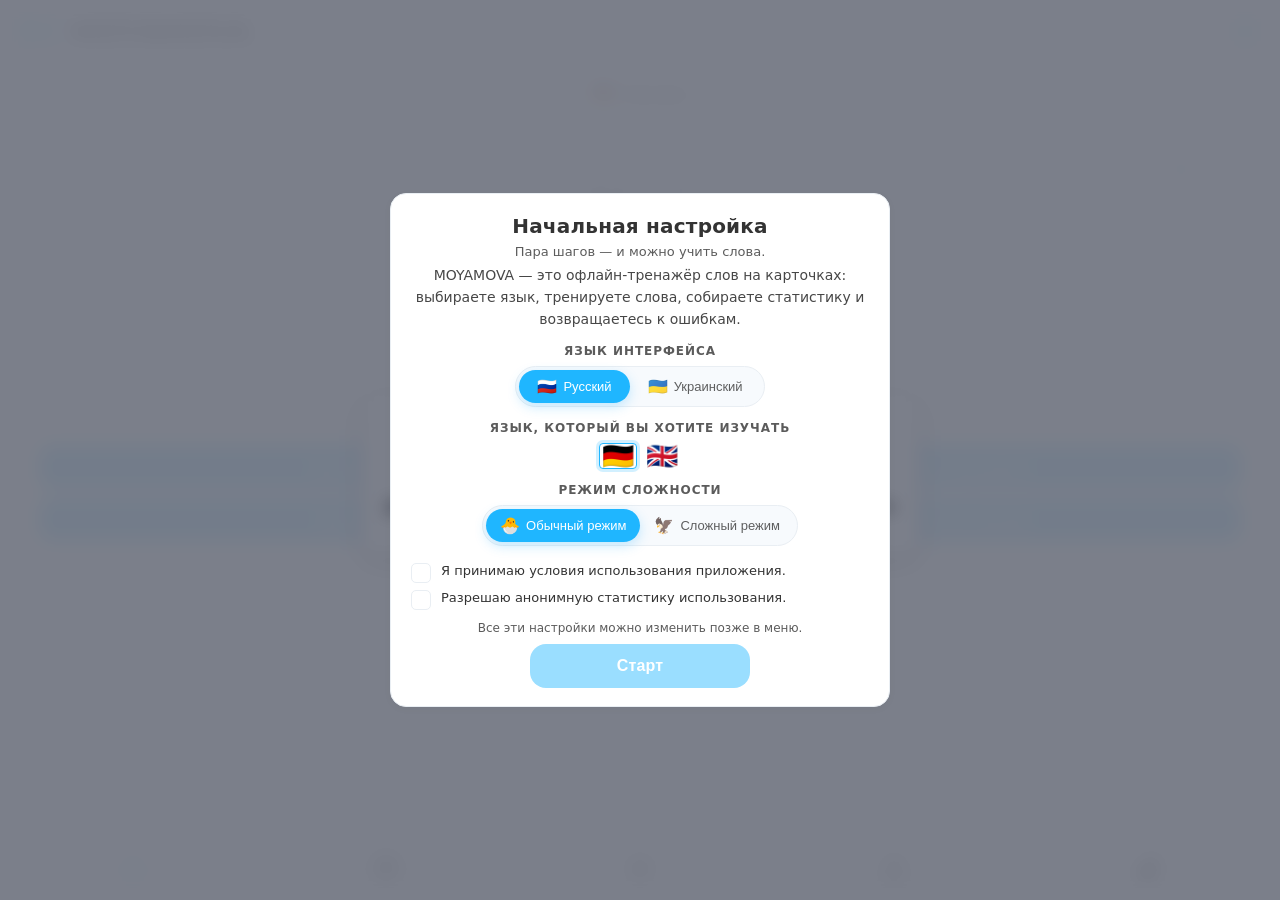
<file: index.html>
<!-- ==========================================================
     Проект: MOYAMOVA
     Файл: index.html
     Назначение: Основной HTML-шаблон приложения
     Версия: 1.0
     Обновлено: 2025-11-17
     ========================================================== -->
<!doctype html>
<html lang="ru">
<head>
  <meta charset="utf-8">
  <meta name="viewport" content="width=device-width,initial-scale=1,viewport-fit=cover">
  <meta name="color-scheme" content="light dark">
  <title>MOYAMOVA — офлайн-тренажёр языков на карточках</title>
  <meta name="description" content="Изучайте языки с карточками слов: работает офлайн без интернета, без рекламы и подписок. Немецкий, английский, французский, сербский. Прогресс, статистика, экспорт.">
  <meta name="robots" content="index,follow">
  <meta name="theme-color" content="#ffffff">

  <link href="https://fonts.googleapis.com/css2?family=Montserrat:wght@600;700&display=swap" rel="stylesheet">
  <link rel="stylesheet" href="./css/theme.light.css">
  <link rel="stylesheet" href="./css/theme.dark.css">
  <link rel="stylesheet" href="./css/view.stats.css">
   <link rel="stylesheet" href="./css/ui.setup.modal.css">
  
  <link rel="manifest" href="./manifest.webmanifest">
  <meta name="apple-mobile-web-app-capable" content="yes">
  <meta name="apple-mobile-web-app-status-bar-style" content="black-translucent">

  <!-- Иконки -->
  <link rel="icon" type="image/png" sizes="192x192" href="./img/android-chrome-192x192.png">
  <link rel="icon" type="image/png" sizes="512x512" href="./img/android-chrome-512x512.png">
  <link rel="icon" type="image/png" sizes="120x120" href="./img/apple-touch-icon-120x120.png">
  <link rel="icon" type="image/png" sizes="152x152" href="./img/apple-touch-icon-152x152.png">
  <link rel="icon" type="image/png" sizes="180x180" href="./img/apple-touch-icon-180x180.png">
  <link rel="icon" type="image/png" sizes="76x76" href="./img/apple-touch-icon-76x76.png">
  <link rel="icon" href="./img/favicon.ico">
  <link rel="icon" type="image/png" sizes="128x128" href="./img/logo_128.png">
  <link rel="icon" type="image/png" sizes="32x32" href="./img/logo_32.png">
  <link rel="icon" type="image/png" sizes="512x512" href="./img/logo_512.png">
  <link rel="icon" type="image/png" sizes="64x64" href="./img/logo_64.png">
  <link rel="apple-touch-icon" sizes="120x120" href="./img/apple-touch-icon-120x120.png">
  <link rel="apple-touch-icon" sizes="152x152" href="./img/apple-touch-icon-152x152.png">
  <link rel="apple-touch-icon" sizes="180x180" href="./img/apple-touch-icon-180x180.png">
  <link rel="apple-touch-icon" sizes="128x128" href="./img/logo_128.png">
  <link rel="apple-touch-icon" sizes="512x512" href="./img/logo_512.png">

  <!-- SEO / соцсети -->
  <link rel="canonical" href="https://moyamova.online/">
  <meta property="og:type" content="website">
  <meta property="og:site_name" content="MOYAMOVA">
  <meta property="og:title" content="MOYAMOVA — офлайн-тренажёр языков на карточках">
  <meta property="og:description" content="Изучайте языки с карточками слов: работает офлайн без интернета, без рекламы и подписок. Немецкий, английский, французский, сербский. Прогресс, статистика, экспорт.">
  <meta property="og:locale" content="ru_RU">
  <meta property="og:url" content="https://moyamova.online/">
  <meta property="og:image" content="https://moyamova.online/img/android-chrome-512x512.png">
  <meta name="twitter:card" content="summary_large_image">
  <meta name="twitter:title" content="MOYAMOVA — офлайн-тренажёр языков на карточках">
  <meta name="twitter:description" content="Изучайте языки с карточками слов: работает офлайн без интернета, без рекламы и подписок. Немецкий, английский, французский, сербский. Прогресс, статистика, экспорт.">
  <meta name="twitter:image" content="https://moyamova.online/img/android-chrome-512x512.png">

  <meta name="apple-mobile-web-app-title" content="MOYAMOVA">

  <!-- Schema.org -->
  <script type="application/ld+json">
  {
    "@context": "https://schema.org",
    "@type": "SoftwareApplication",
    "name": "MOYAMOVA",
    "applicationCategory": "EducationalApplication",
    "operatingSystem": "Web",
    "isAccessibleForFree": true,
    "offers": {
      "@type": "Offer",
      "price": "0",
      "priceCurrency": "CHF"
    },
    "url": "https://moyamova.online/",
    "inLanguage": ["ru", "uk", "de", "en", "fr", "sr"],
    "description": "Изучайте языки с карточками слов: работает офлайн без интернета, без рекламы и подписок. Немецкий, английский, французский, сербский. Прогресс, статистика, экспорт.",
    "publisher": {
      "@type": "Organization",
      "name": "MOYAMOVA"
    }
  }
  </script>

  <!-- Smooth reload helper: prevents white flash during SW upgrade -->
  <script>
  (function(){
    try {
      if (sessionStorage.getItem('moya_upgrading') === '1') {
        var dark = (window.matchMedia && matchMedia('(prefers-color-scheme: dark)').matches);
        var bg = dark ? '#0c1016' : '#ffffff';
        var st = document.createElement('style');
        st.textContent = 'body{background:'+bg+'} body{opacity:0;transition:opacity .18s ease}';
        document.head.appendChild(st);
        window.addEventListener('load', function(){
          sessionStorage.removeItem('moya_upgrading');
          requestAnimationFrame(function(){ document.body.style.opacity='1'; });
        });
      }
    } catch(e){}
  })();
  </script>
</head>
<body>

  <!-- Минимальный корневой контейнер. Весь shell рисуем из JS -->
  <div id="moya-shell-root"></div>

  <!-- === SHELL (верстка + логика) === -->
  <script src="./js/app.shell.view.js" defer></script>
  <script src="./js/app.shell.logic.js" defer></script>

  <!-- === CORE + I18N === -->
  <script src="./js/app.core.js" defer></script>
  <script src="./js/i18n.js" defer></script>

  <!-- === РЕЕСТР СЛОВАРЕЙ (ДОЛЖЕН БЫТЬ ДО deck.*.js) === -->
  <script src="./js/dicts.js" defer></script>

  <!-- === ДАННЫЕ СЛОВАРЕЙ === -->
  <script src="./js/deck.de.js" defer></script>
  <script src="./js/deck.en.js" defer></script>
  
  <!--<script src="./js/deck.fr.js" defer></script>
  <script src="./js/deck.sr.js" defer></script>
  <script src="./js/deck.es.js" defer></script>

  <!-- === ЛОГИКА (ядро) === -->
  <script src="./js/app.decks.js" defer></script>
  <script src="./js/app.trainer.js" defer></script>
  <script src="./js/app.favorites.js" defer></script>
  <script src="./js/app.mistakes.js" defer></script>

  <!-- === Мост виртуальных словарей (ошибки / избранное) === -->
  <script src="./js/app.decks.bridge.js" defer></script>

  <!-- === UI надстройки === -->
  <script src="./js/ui.bus.js" defer></script>
  <script src="./js/ui.setup.modal.js" defer></script>
  <script src="./js/ui.stats.core.js" defer></script>
  <script src="./js/ui.lifecycle.js" defer></script>
  <script src="./js/ui.options.safe.js" defer></script>
  <script src="./js/ui.sets.done.js" defer></script>
  <script src="./js/ui.progress.scope.js" defer></script>
  <script src="./js/ui.state.js" defer></script>

  <!-- === Экраны === -->
  <script src="./js/view.dicts.js" defer></script>
  <script src="./js/view.mistakes.js" defer></script>
  <script src="./js/view.favorites.js" defer></script>
  <script src="./js/view.stats.js" defer></script>
  <script src="./js/view.guide.js" defer></script>

  <!-- === ГЛАВНАЯ / роутер === -->
  <script src="./js/app.backup.js" defer></script>
  <script src="./js/home.js" defer></script>

  <!-- свайпы между экранами -->
  <script src="./js/ui.swipe.js" defer></script>

  <!-- === МОДУЛИ === -->
  <script type="module" src="./js/legal.js"></script>

  <script src="./js/theme.js" defer></script>
  <script src="./js/updates.js" defer></script>
  <script src="./js/ga.consent.js" defer></script>
</body>
</html>
<!-- ========================= Конец файла: index.html ========================= -->
</file>
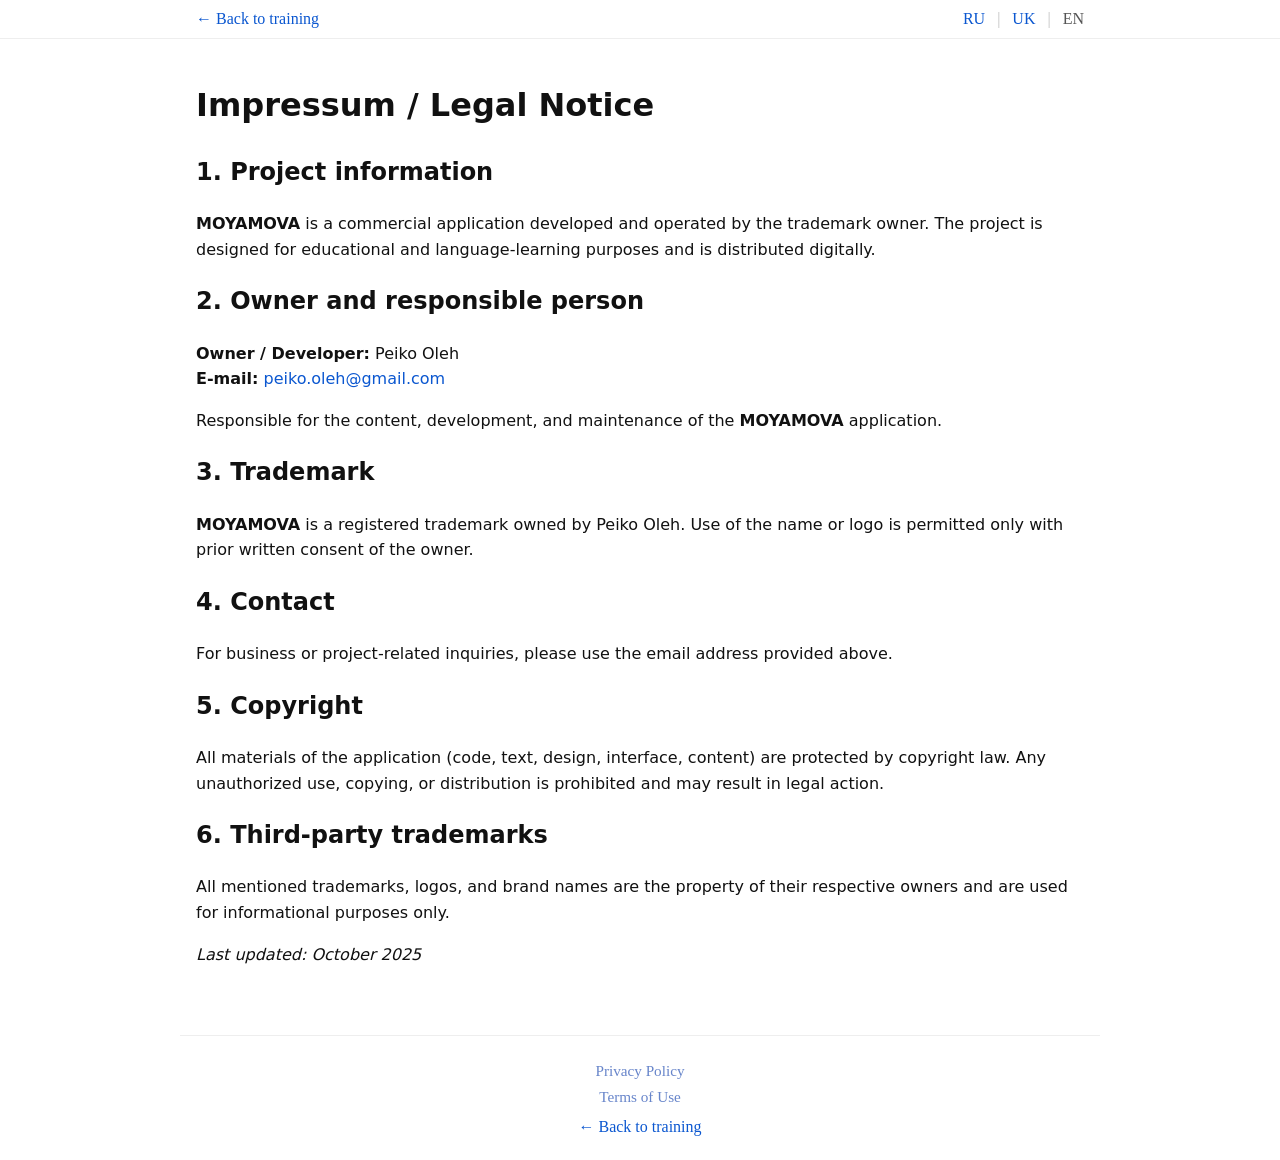
<file: legal/impressum.en.html>
<!-- ==========================================================
     Проект: MOYAMOVA
     Файл: impressum.en.html
     Назначение: Юридическая информация (impressum, английский)
     Версия: 1.0
     Обновлено: 2025-11-17
     ========================================================== -->
<!doctype html>
<html lang="en">
<head>
  <meta charset="utf-8">
  <meta name="viewport" content="width=device-width, initial-scale=1">
  <title>Impressum / Legal Notice</title>
</head>
<body>

<style>
html,body{background:#fff;color:#111;margin:0;padding:0}
*{box-sizing:border-box}
main{padding:20px 16px 24px;max-width:920px;margin:0 auto;font:16px/1.6 system-ui,-apple-system,Segoe UI,Roboto,Inter,Arial,sans-serif;color:#111}
h1,h2{color:#111}
/* top bar */
.topbar{position:sticky;top:0;z-index:5;background:#fff;border-bottom:1px solid #eee}
.topbar .wrap{max-width:920px;margin:0 auto;display:flex;align-items:center;justify-content:space-between;padding:10px 16px}
a{color:#0b57d0;text-decoration:none}
a:hover{text-decoration:underline}
.lang{color:#555}
.lang .sep{margin:0 8px;color:#c0c0c0}
/* bottom block with divider */
.bottomnav{max-width:920px;margin:28px auto 24px;padding:16px 16px 0;text-align:center;border-top:1px solid #eee}
.bottomnav .links{display:flex;flex-direction:column;gap:8px;align-items:center;justify-content:center;margin-top:10px}
.bottomnav .links a{color:#5778c5;text-decoration:none;font-size:0.95rem;opacity:0.9}
.bottomnav .links a:hover{opacity:1;text-decoration:underline}
.bottom-back{margin:12px 0 0;font-size:1rem}
</style>

<div class="topbar">
  <div class="wrap">
    <a href="./">← Back to training</a>
    <div class="lang"><a href="impressum.ru.html">RU</a> <span class="sep">|</span> <a href="impressum.uk.html">UK</a> <span class="sep">|</span> <span>EN</span></div>
  </div>
</div>

  <main>
    <h1>Impressum / Legal Notice</h1>

    <h2>1. Project information</h2>
    <p><strong>MOYAMOVA</strong> is a commercial application developed and operated by the trademark owner. The project is designed for educational and language-learning purposes and is distributed digitally.</p>

    <h2>2. Owner and responsible person</h2>
    <p><strong>Owner / Developer:</strong> Peiko Oleh<br>
    <strong>E-mail:</strong> <a href="mailto:peiko.oleh@gmail.com">peiko.oleh@gmail.com</a></p>
    <p>Responsible for the content, development, and maintenance of the <strong>MOYAMOVA</strong> application.</p>

    <h2>3. Trademark</h2>
    <p><strong>MOYAMOVA</strong> is a registered trademark owned by Peiko Oleh. Use of the name or logo is permitted only with prior written consent of the owner.</p>

    <h2>4. Contact</h2>
    <p>For business or project-related inquiries, please use the email address provided above.</p>

    <h2>5. Copyright</h2>
    <p>All materials of the application (code, text, design, interface, content) are protected by copyright law. Any unauthorized use, copying, or distribution is prohibited and may result in legal action.</p>

    <h2>6. Third-party trademarks</h2>
    <p>All mentioned trademarks, logos, and brand names are the property of their respective owners and are used for informational purposes only.</p>

    <p><em>Last updated: October 2025</em></p>
  </main>

<div class="bottomnav">
  <div class="links">
    <a href="privacy.en.html">Privacy Policy</a>
<a href="terms.en.html">Terms of Use</a>
  </div>
  <div class="bottom-back"><a href="./">← Back to training</a></div>
</div>
</body>
</html>
<!-- ========================= Конец файла: impressum.en.html ========================= -->
</file>
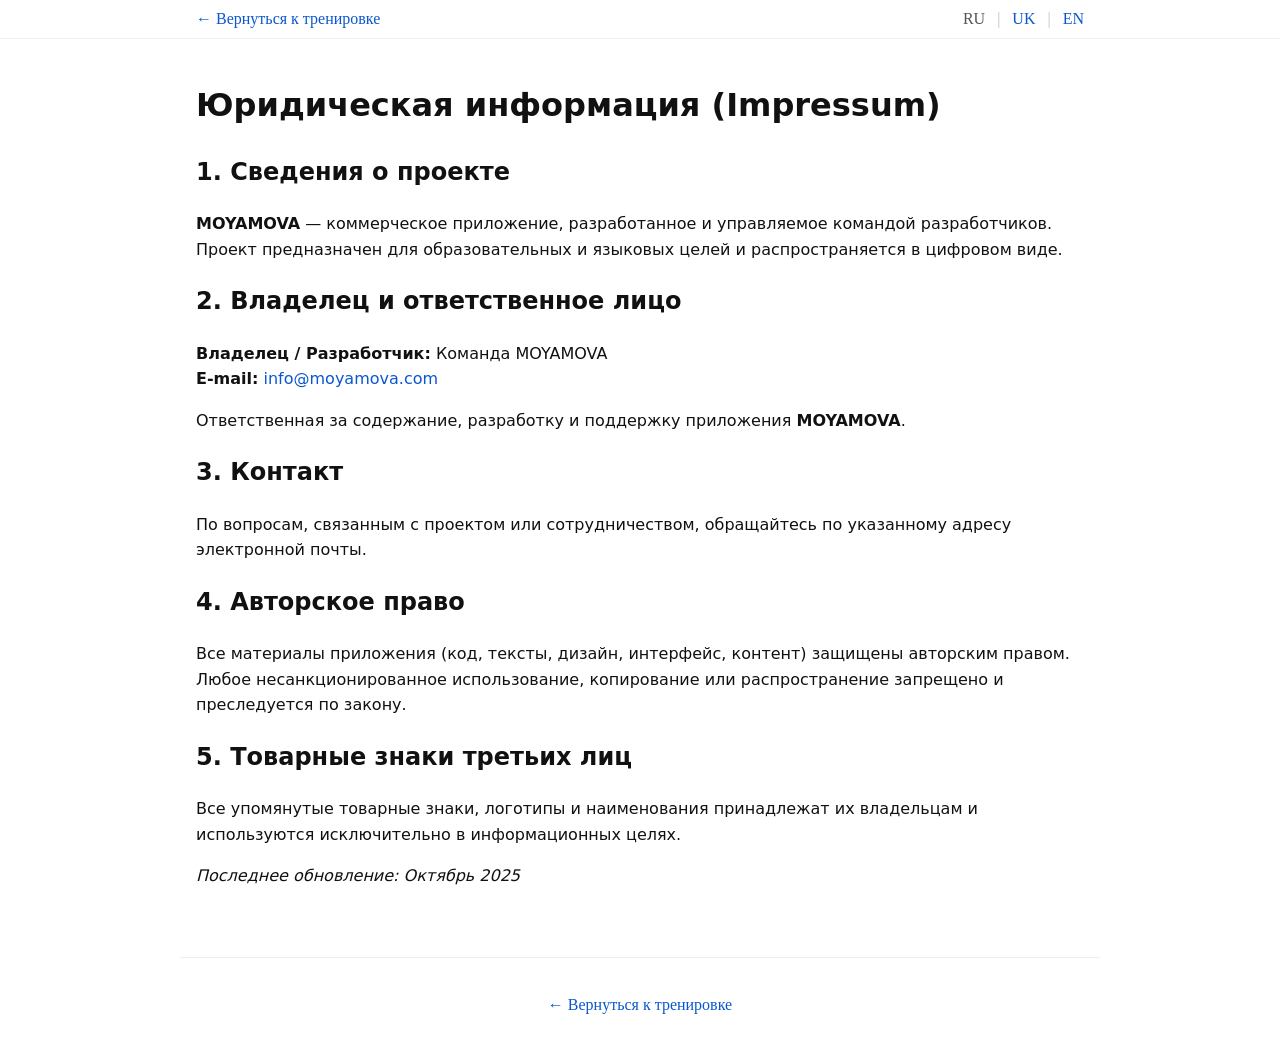
<file: legal/impressum.ru.html>
<!-- ==========================================================
     Проект: MOYAMOVA
     Файл: impressum.ru.html
     Назначение: Юридическая информация (impressum, русский)
     Версия: 1.0
     Обновлено: 2025-11-17
     ========================================================== -->
<!doctype html>
<html lang="ru">
<head>
  <meta charset="utf-8">
  <meta name="viewport" content="width=device-width, initial-scale=1">
  <title>Юридическая информация (Impressum)</title>
</head>
<body>

<style>
html,body{background:#fff;color:#111;margin:0;padding:0}
*{box-sizing:border-box}
main{padding:20px 16px 24px;max-width:920px;margin:0 auto;font:16px/1.6 system-ui,-apple-system,Segoe UI,Roboto,Inter,Arial,sans-serif;color:#111}
h1,h2{color:#111}
.topbar{position:sticky;top:0;z-index:5;background:#fff;border-bottom:1px solid #eee}
.topbar .wrap{max-width:920px;margin:0 auto;display:flex;align-items:center;justify-content:space-between;padding:10px 16px}
a{color:#0b57d0;text-decoration:none}
a:hover{text-decoration:underline}
.lang{color:#555}
.lang .sep{margin:0 8px;color:#c0c0c0}
.bottomnav{max-width:920px;margin:28px auto 24px;padding:16px 16px 0;text-align:center;border-top:1px solid #eee}
.bottomnav .links{display:flex;flex-direction:column;gap:8px;align-items:center;justify-content:center;margin-top:10px}
.bottomnav .links a{color:#5778c5;text-decoration:none;font-size:0.95rem;opacity:0.9}
.bottomnav .links a:hover{opacity:1;text-decoration:underline}
.bottom-back{margin:12px 0 0;font-size:1rem}
</style>

<div class="topbar">
  <div class="wrap">
    <a href="./">← Вернуться к тренировке</a>
    <div class="lang"><span>RU</span> <span class="sep">|</span> <a href="impressum.uk.html">UK</a> <span class="sep">|</span> <a href="impressum.en.html">EN</a></div>
  </div>
</div>

  <main>
    <h1>Юридическая информация (Impressum)</h1>

    <h2>1. Сведения о проекте</h2>
    <p><strong>MOYAMOVA</strong> — коммерческое приложение, разработанное и управляемое командой разработчиков. Проект предназначен для образовательных и языковых целей и распространяется в цифровом виде.</p>

    <h2>2. Владелец и ответственное лицо</h2>
    <p><strong>Владелец / Разработчик:</strong> Команда MOYAMOVA<br>
    <strong>E-mail:</strong> <a href="mailto:info@moyamova.com">info@moyamova.com</a></p>
    <p>Ответственная за содержание, разработку и поддержку приложения <strong>MOYAMOVA</strong>.</p>

    <h2>3. Контакт</h2>
    <p>По вопросам, связанным с проектом или сотрудничеством, обращайтесь по указанному адресу электронной почты.</p>

    <h2>4. Авторское право</h2>
    <p>Все материалы приложения (код, тексты, дизайн, интерфейс, контент) защищены авторским правом. Любое несанкционированное использование, копирование или распространение запрещено и преследуется по закону.</p>

    <h2>5. Товарные знаки третьих лиц</h2>
    <p>Все упомянутые товарные знаки, логотипы и наименования принадлежат их владельцам и используются исключительно в информационных целях.</p>

    <p><em>Последнее обновление: Октябрь 2025</em></p>
  </main>

<div class="bottomnav">
  <div class="links">
    </div>
  <div class="bottom-back"><a href="./">← Вернуться к тренировке</a></div>
</div>
</body>
</html>
<!-- ========================= Конец файла: impressum.ru.html ========================= -->
</file>
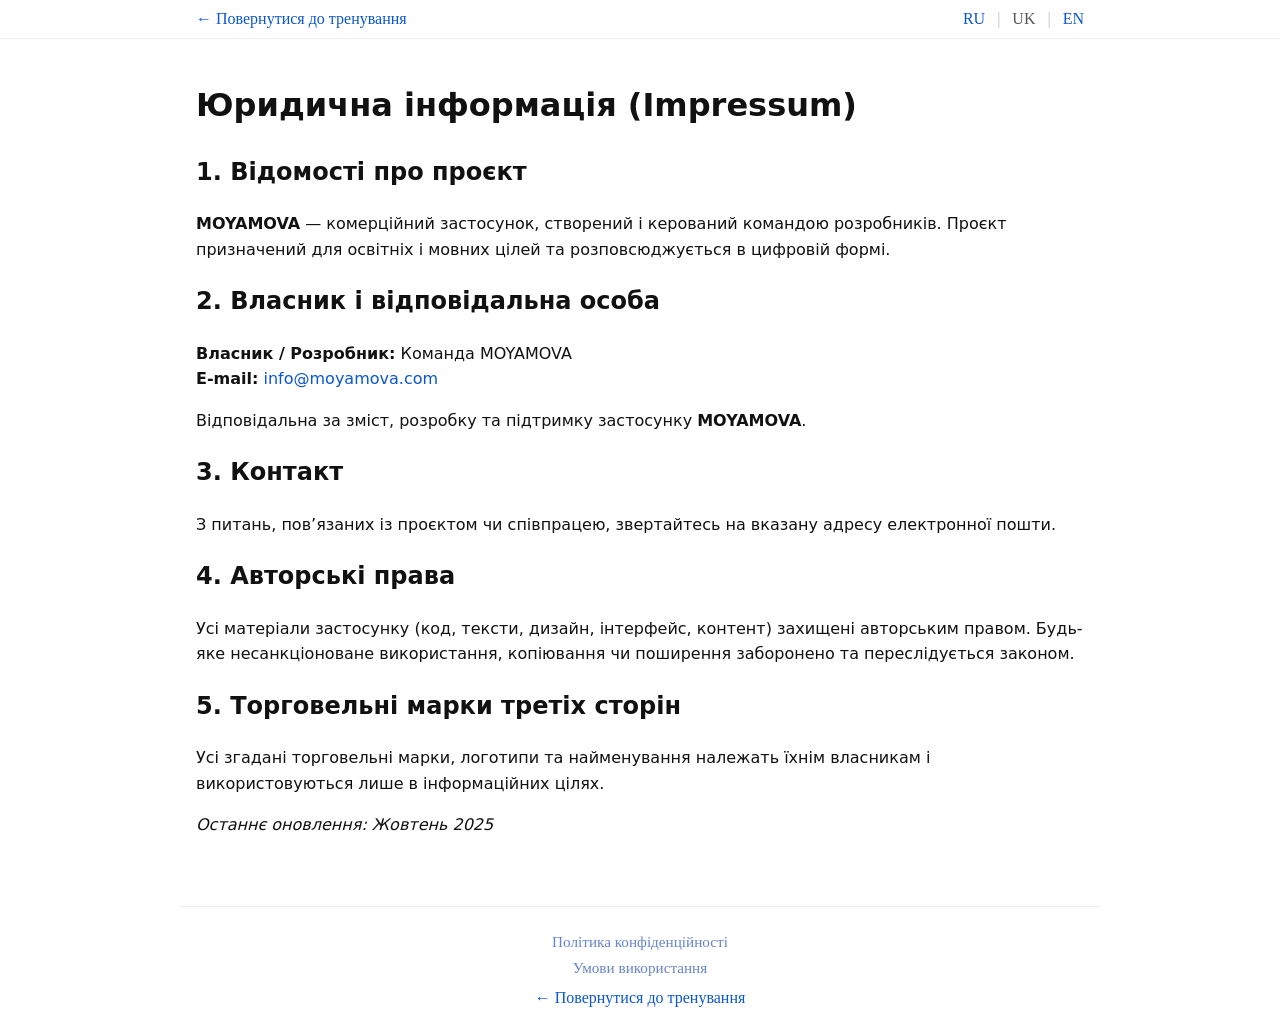
<file: legal/impressum.uk.html>
<!-- ==========================================================
     Проект: MOYAMOVA
     Файл: impressum.uk.html
     Назначение: Юридическая информация (impressum, украинский)
     Версия: 1.0
     Обновлено: 2025-11-17
     ========================================================== -->
<!doctype html>
<html lang="uk">
<head>
  <meta charset="utf-8">
  <meta name="viewport" content="width=device-width, initial-scale=1">
  <title>Юридична інформація (Impressum)</title>
</head>
<body>

<style>
html,body{background:#fff;color:#111;margin:0;padding:0}
*{box-sizing:border-box}
main{padding:20px 16px 24px;max-width:920px;margin:0 auto;font:16px/1.6 system-ui,-apple-system,Segoe UI,Roboto,Inter,Arial,sans-serif;color:#111}
h1,h2{color:#111}
.topbar{position:sticky;top:0;z-index:5;background:#fff;border-bottom:1px solid #eee}
.topbar .wrap{max-width:920px;margin:0 auto;display:flex;align-items:center;justify-content:space-between;padding:10px 16px}
a{color:#0b57d0;text-decoration:none}
a:hover{text-decoration:underline}
.lang{color:#555}
.lang .sep{margin:0 8px;color:#c0c0c0}
.bottomnav{max-width:920px;margin:28px auto 24px;padding:16px 16px 0;text-align:center;border-top:1px solid #eee}
.bottomnav .links{display:flex;flex-direction:column;gap:8px;align-items:center;justify-content:center;margin-top:10px}
.bottomnav .links a{color:#5778c5;text-decoration:none;font-size:0.95rem;opacity:0.9}
.bottomnav .links a:hover{opacity:1;text-decoration:underline}
.bottom-back{margin:12px 0 0;font-size:1rem}
</style>

<div class="topbar">
  <div class="wrap">
    <a href="./">← Повернутися до тренування</a>
    <div class="lang"><a href="impressum.ru.html">RU</a> <span class="sep">|</span> <span>UK</span> <span class="sep">|</span> <a href="impressum.en.html">EN</a></div>
  </div>
</div>

  <main>
    <h1>Юридична інформація (Impressum)</h1>

    <h2>1. Відомості про проєкт</h2>
    <p><strong>MOYAMOVA</strong> — комерційний застосунок, створений і керований командою розробників. Проєкт призначений для освітніх і мовних цілей та розповсюджується в цифровій формі.</p>

    <h2>2. Власник і відповідальна особа</h2>
    <p><strong>Власник / Розробник:</strong> Команда MOYAMOVA<br>
    <strong>E-mail:</strong> <a href="mailto:info@moyamova.com">info@moyamova.com</a></p>
    <p>Відповідальна за зміст, розробку та підтримку застосунку <strong>MOYAMOVA</strong>.</p>

    <h2>3. Контакт</h2>
    <p>З питань, пов’язаних із проєктом чи співпрацею, звертайтесь на вказану адресу електронної пошти.</p>

    <h2>4. Авторські права</h2>
    <p>Усі матеріали застосунку (код, тексти, дизайн, інтерфейс, контент) захищені авторським правом. Будь-яке несанкціоноване використання, копіювання чи поширення заборонено та переслідується законом.</p>

    <h2>5. Торговельні марки третіх сторін</h2>
    <p>Усі згадані торговельні марки, логотипи та найменування належать їхнім власникам і використовуються лише в інформаційних цілях.</p>

    <p><em>Останнє оновлення: Жовтень 2025</em></p>
  </main>

<div class="bottomnav">
  <div class="links">
    <a href="privacy.uk.html">Політика конфіденційності</a>
    <a href="terms.uk.html">Умови використання</a>
  </div>
  <div class="bottom-back"><a href="./">← Повернутися до тренування</a></div>
</div>
</body>
</html>
<!-- ========================= Конец файла: impressum.uk.html ========================= -->
</file>
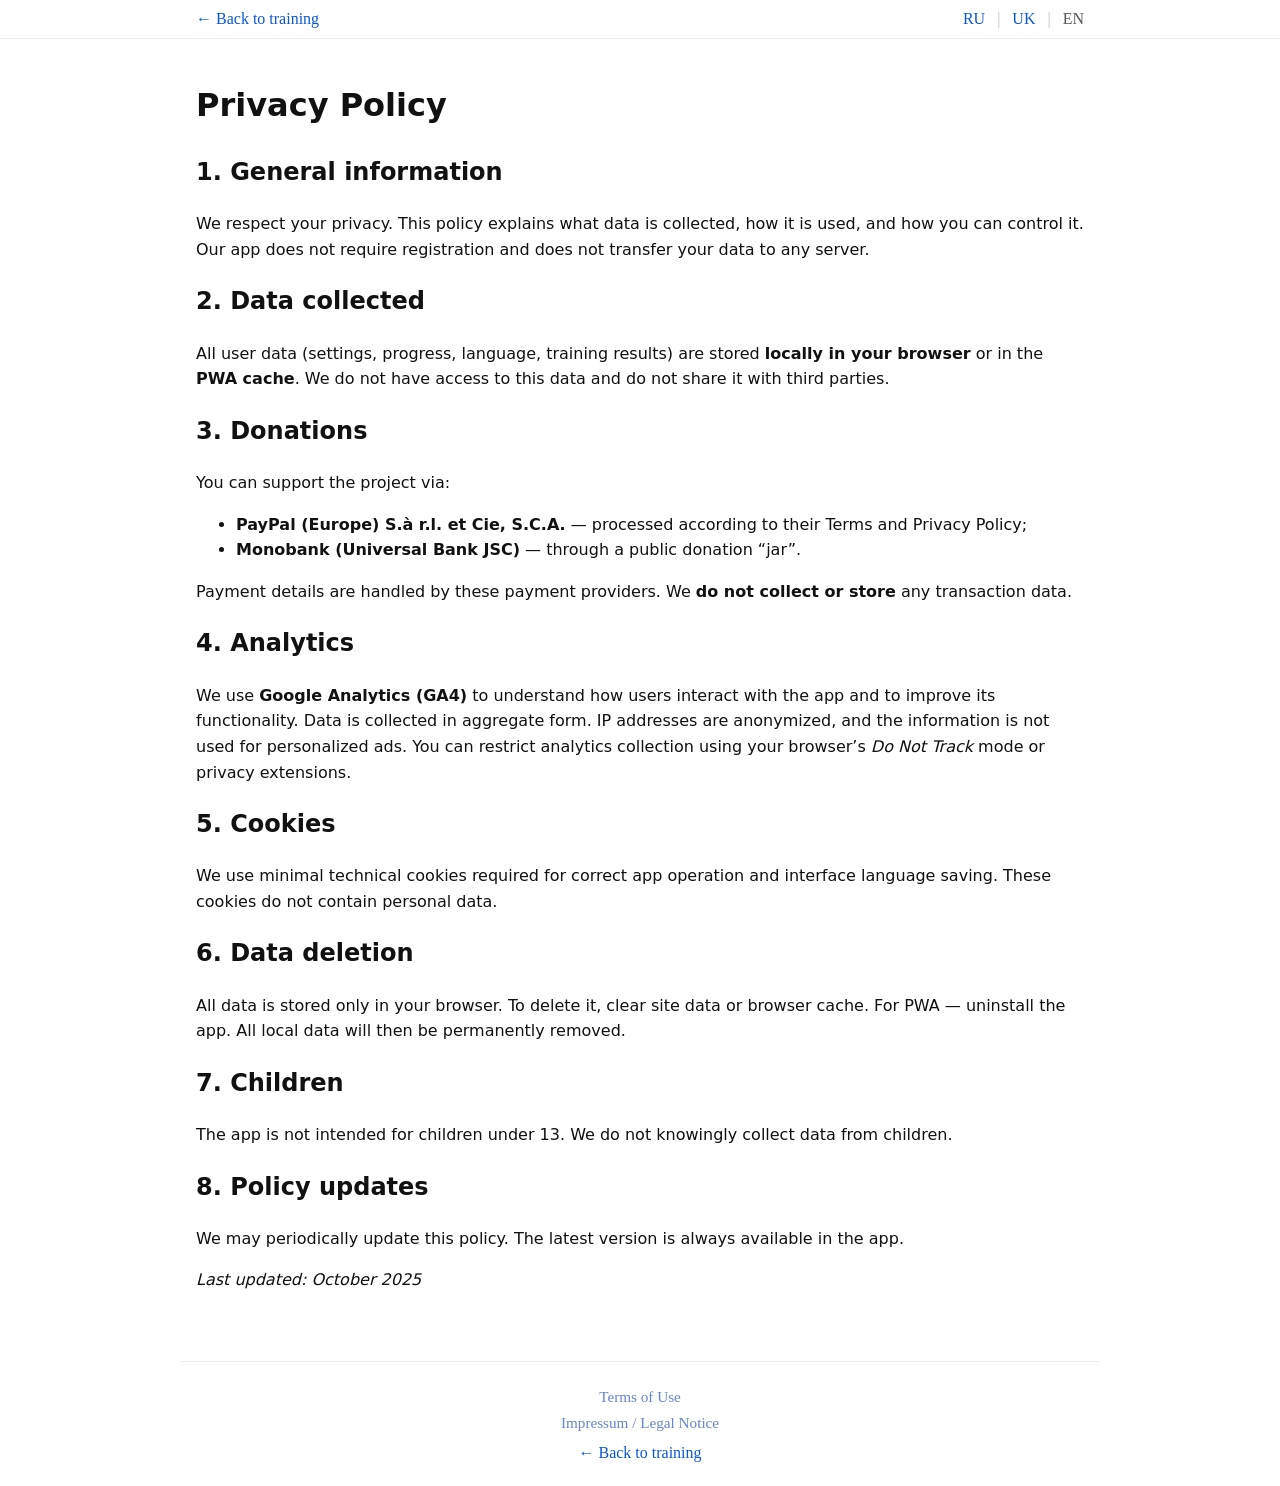
<file: legal/privacy.en.html>
<!-- ==========================================================
     Проект: MOYAMOVA
     Файл: privacy.en.html
     Назначение: Политика конфиденциальности (английский)
     Версия: 1.0
     Обновлено: 2025-11-17
     ========================================================== -->
<!doctype html>
<html lang="en">
<head>
  <meta charset="utf-8">
  <meta name="viewport" content="width=device-width, initial-scale=1">
  <title>Privacy Policy</title>
</head>
<body>

<style>
html,body{background:#fff;color:#111;margin:0;padding:0}
*{box-sizing:border-box}
main{padding:20px 16px 24px;max-width:920px;margin:0 auto;font:16px/1.6 system-ui,-apple-system,Segoe UI,Roboto,Inter,Arial,sans-serif;color:#111}
h1,h2{color:#111}
/* top bar */
.topbar{position:sticky;top:0;z-index:5;background:#fff;border-bottom:1px solid #eee}
.topbar .wrap{max-width:920px;margin:0 auto;display:flex;align-items:center;justify-content:space-between;padding:10px 16px}
a{color:#0b57d0;text-decoration:none}
a:hover{text-decoration:underline}
.lang{color:#555}
.lang .sep{margin:0 8px;color:#c0c0c0}
/* bottom block with divider */
.bottomnav{max-width:920px;margin:28px auto 24px;padding:16px 16px 0;text-align:center;border-top:1px solid #eee}
.bottomnav .links{display:flex;flex-direction:column;gap:8px;align-items:center;justify-content:center;margin-top:10px}
.bottomnav .links a{color:#5778c5;text-decoration:none;font-size:0.95rem;opacity:0.9}
.bottomnav .links a:hover{opacity:1;text-decoration:underline}
.bottom-back{margin:12px 0 0;font-size:1rem}
</style>

<div class="topbar">
  <div class="wrap">
    <a href="./">← Back to training</a>
    <div class="lang"><a href="privacy.ru.html">RU</a> <span class="sep">|</span> <a href="privacy.uk.html">UK</a> <span class="sep">|</span> <span>EN</span></div>
  </div>
</div>

  <main>
    <h1>Privacy Policy</h1>

    <h2>1. General information</h2>
    <p>We respect your privacy. This policy explains what data is collected, how it is used, and how you can control it. Our app does not require registration and does not transfer your data to any server.</p>

    <h2>2. Data collected</h2>
    <p>All user data (settings, progress, language, training results) are stored <strong>locally in your browser</strong> or in the <strong>PWA cache</strong>. We do not have access to this data and do not share it with third parties.</p>

    <h2>3. Donations</h2>
    <p>You can support the project via:</p>
    <ul>
      <li><strong>PayPal (Europe) S.à r.l. et Cie, S.C.A.</strong> — processed according to their Terms and Privacy Policy;</li>
      <li><strong>Monobank (Universal Bank JSC)</strong> — through a public donation “jar”.</li>
    </ul>
    <p>Payment details are handled by these payment providers. We <strong>do not collect or store</strong> any transaction data.</p>

    <h2>4. Analytics</h2>
    <p>We use <strong>Google Analytics (GA4)</strong> to understand how users interact with the app and to improve its functionality. Data is collected in aggregate form. IP addresses are anonymized, and the information is not used for personalized ads. You can restrict analytics collection using your browser’s <em>Do Not Track</em> mode or privacy extensions.</p>

    <h2>5. Cookies</h2>
    <p>We use minimal technical cookies required for correct app operation and interface language saving. These cookies do not contain personal data.</p>

    <h2>6. Data deletion</h2>
    <p>All data is stored only in your browser. To delete it, clear site data or browser cache. For PWA — uninstall the app. All local data will then be permanently removed.</p>

    <h2>7. Children</h2>
    <p>The app is not intended for children under 13. We do not knowingly collect data from children.</p>

    <h2>8. Policy updates</h2>
    <p>We may periodically update this policy. The latest version is always available in the app.</p>

    <p><em>Last updated: October 2025</em></p>
  </main>

<div class="bottomnav">
  <div class="links">
    <a href="terms.en.html">Terms of Use</a>
<a href="impressum.en.html">Impressum / Legal Notice</a>
  </div>
  <div class="bottom-back"><a href="./">← Back to training</a></div>
</div>
</body>
</html>
<!-- ========================= Конец файла: privacy.en.html ========================= -->
</file>
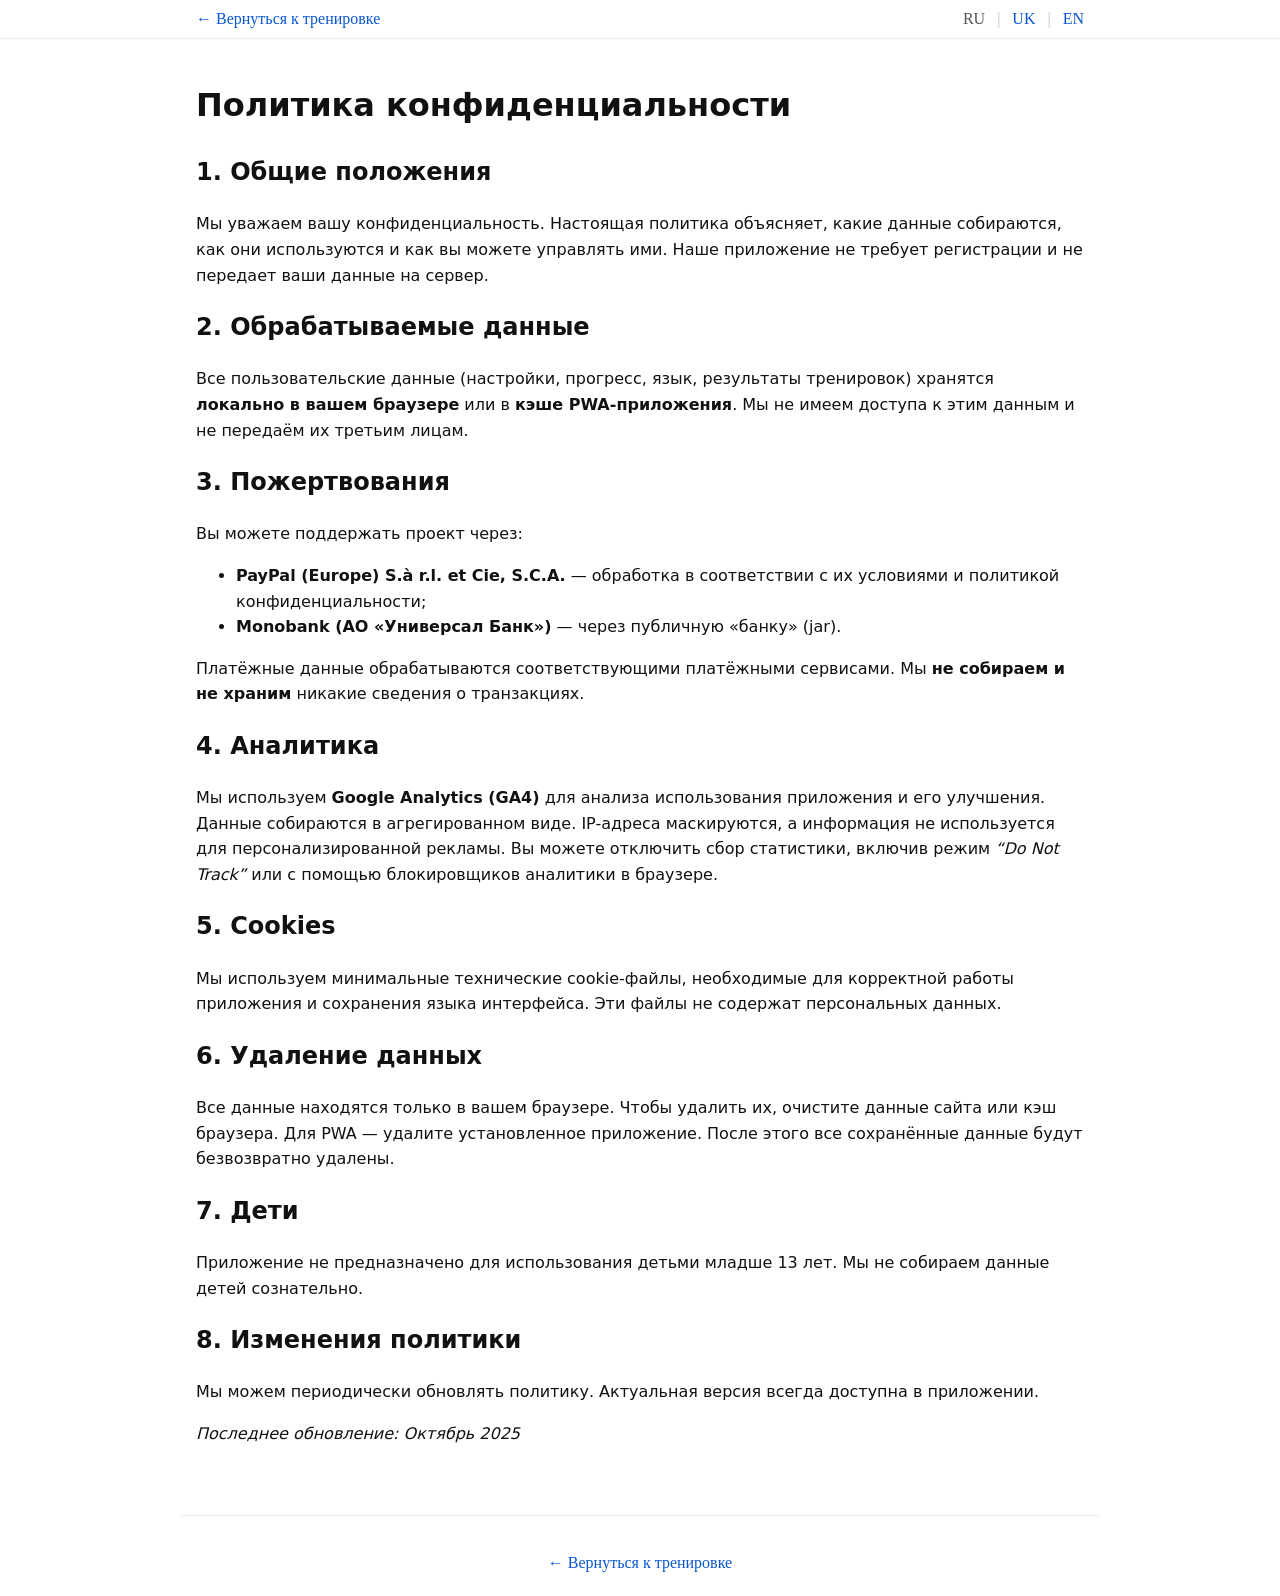
<file: legal/privacy.ru.html>
<!-- ==========================================================
     Проект: MOYAMOVA
     Файл: privacy.ru.html
     Назначение: Политика конфиденциальности (русский)
     Версия: 1.0
     Обновлено: 2025-11-17
     ========================================================== -->
<!doctype html>
<html lang="ru">
<head>
  <meta charset="utf-8">
  <meta name="viewport" content="width=device-width, initial-scale=1">
  <title>Политика конфиденциальности</title>
</head>
<body>

<style>
html,body{background:#fff;color:#111;margin:0;padding:0}
*{box-sizing:border-box}
main{padding:20px 16px 24px;max-width:920px;margin:0 auto;font:16px/1.6 system-ui,-apple-system,Segoe UI,Roboto,Inter,Arial,sans-serif;color:#111}
h1,h2{color:#111}
/* top bar */
.topbar{position:sticky;top:0;z-index:5;background:#fff;border-bottom:1px solid #eee}
.topbar .wrap{max-width:920px;margin:0 auto;display:flex;align-items:center;justify-content:space-between;padding:10px 16px}
a{color:#0b57d0;text-decoration:none}
a:hover{text-decoration:underline}
.lang{color:#555}
.lang .sep{margin:0 8px;color:#c0c0c0}
/* bottom block with divider */
.bottomnav{max-width:920px;margin:28px auto 24px;padding:16px 16px 0;text-align:center;border-top:1px solid #eee}
.bottomnav .links{display:flex;flex-direction:column;gap:8px;align-items:center;justify-content:center;margin-top:10px}
.bottomnav .links a{color:#5778c5;text-decoration:none;font-size:0.95rem;opacity:0.9}
.bottomnav .links a:hover{opacity:1;text-decoration:underline}
.bottom-back{margin:12px 0 0;font-size:1rem}
</style>

<div class="topbar">
  <div class="wrap">
    <a href="./">← Вернуться к тренировке</a>
    <div class="lang"><span>RU</span> <span class="sep">|</span> <a href="privacy.uk.html">UK</a> <span class="sep">|</span> <a href="privacy.en.html">EN</a></div>
  </div>
</div>

  <main>
    <h1>Политика конфиденциальности</h1>

    <h2>1. Общие положения</h2>
    <p>Мы уважаем вашу конфиденциальность. Настоящая политика объясняет, какие данные собираются, как они используются и как вы можете управлять ими. Наше приложение не требует регистрации и не передает ваши данные на сервер.</p>

    <h2>2. Обрабатываемые данные</h2>
    <p>Все пользовательские данные (настройки, прогресс, язык, результаты тренировок) хранятся <strong>локально в вашем браузере</strong> или в <strong>кэше PWA-приложения</strong>. Мы не имеем доступа к этим данным и не передаём их третьим лицам.</p>

    <h2>3. Пожертвования</h2>
    <p>Вы можете поддержать проект через:</p>
    <ul>
      <li><strong>PayPal (Europe) S.à r.l. et Cie, S.C.A.</strong> — обработка в соответствии с их условиями и политикой конфиденциальности;</li>
      <li><strong>Monobank (АО «Универсал Банк»)</strong> — через публичную «банку» (jar).</li>
    </ul>
    <p>Платёжные данные обрабатываются соответствующими платёжными сервисами. Мы <strong>не собираем и не храним</strong> никакие сведения о транзакциях.</p>

    <h2>4. Аналитика</h2>
    <p>Мы используем <strong>Google Analytics (GA4)</strong> для анализа использования приложения и его улучшения. Данные собираются в агрегированном виде. IP-адреса маскируются, а информация не используется для персонализированной рекламы. Вы можете отключить сбор статистики, включив режим <em>“Do Not Track”</em> или с помощью блокировщиков аналитики в браузере.</p>

    <h2>5. Cookies</h2>
    <p>Мы используем минимальные технические cookie-файлы, необходимые для корректной работы приложения и сохранения языка интерфейса. Эти файлы не содержат персональных данных.</p>

    <h2>6. Удаление данных</h2>
    <p>Все данные находятся только в вашем браузере. Чтобы удалить их, очистите данные сайта или кэш браузера. Для PWA — удалите установленное приложение. После этого все сохранённые данные будут безвозвратно удалены.</p>

    <h2>7. Дети</h2>
    <p>Приложение не предназначено для использования детьми младше 13 лет. Мы не собираем данные детей сознательно.</p>

    <h2>8. Изменения политики</h2>
    <p>Мы можем периодически обновлять политику. Актуальная версия всегда доступна в приложении.</p>

    <p><em>Последнее обновление: Октябрь 2025</em></p>
  </main>

<div class="bottomnav">
  <div class="links">
    </div>
  <div class="bottom-back"><a href="./">← Вернуться к тренировке</a></div>
</div>
</body>
</html>
<!-- ========================= Конец файла: privacy.ru.html ========================= -->
</file>
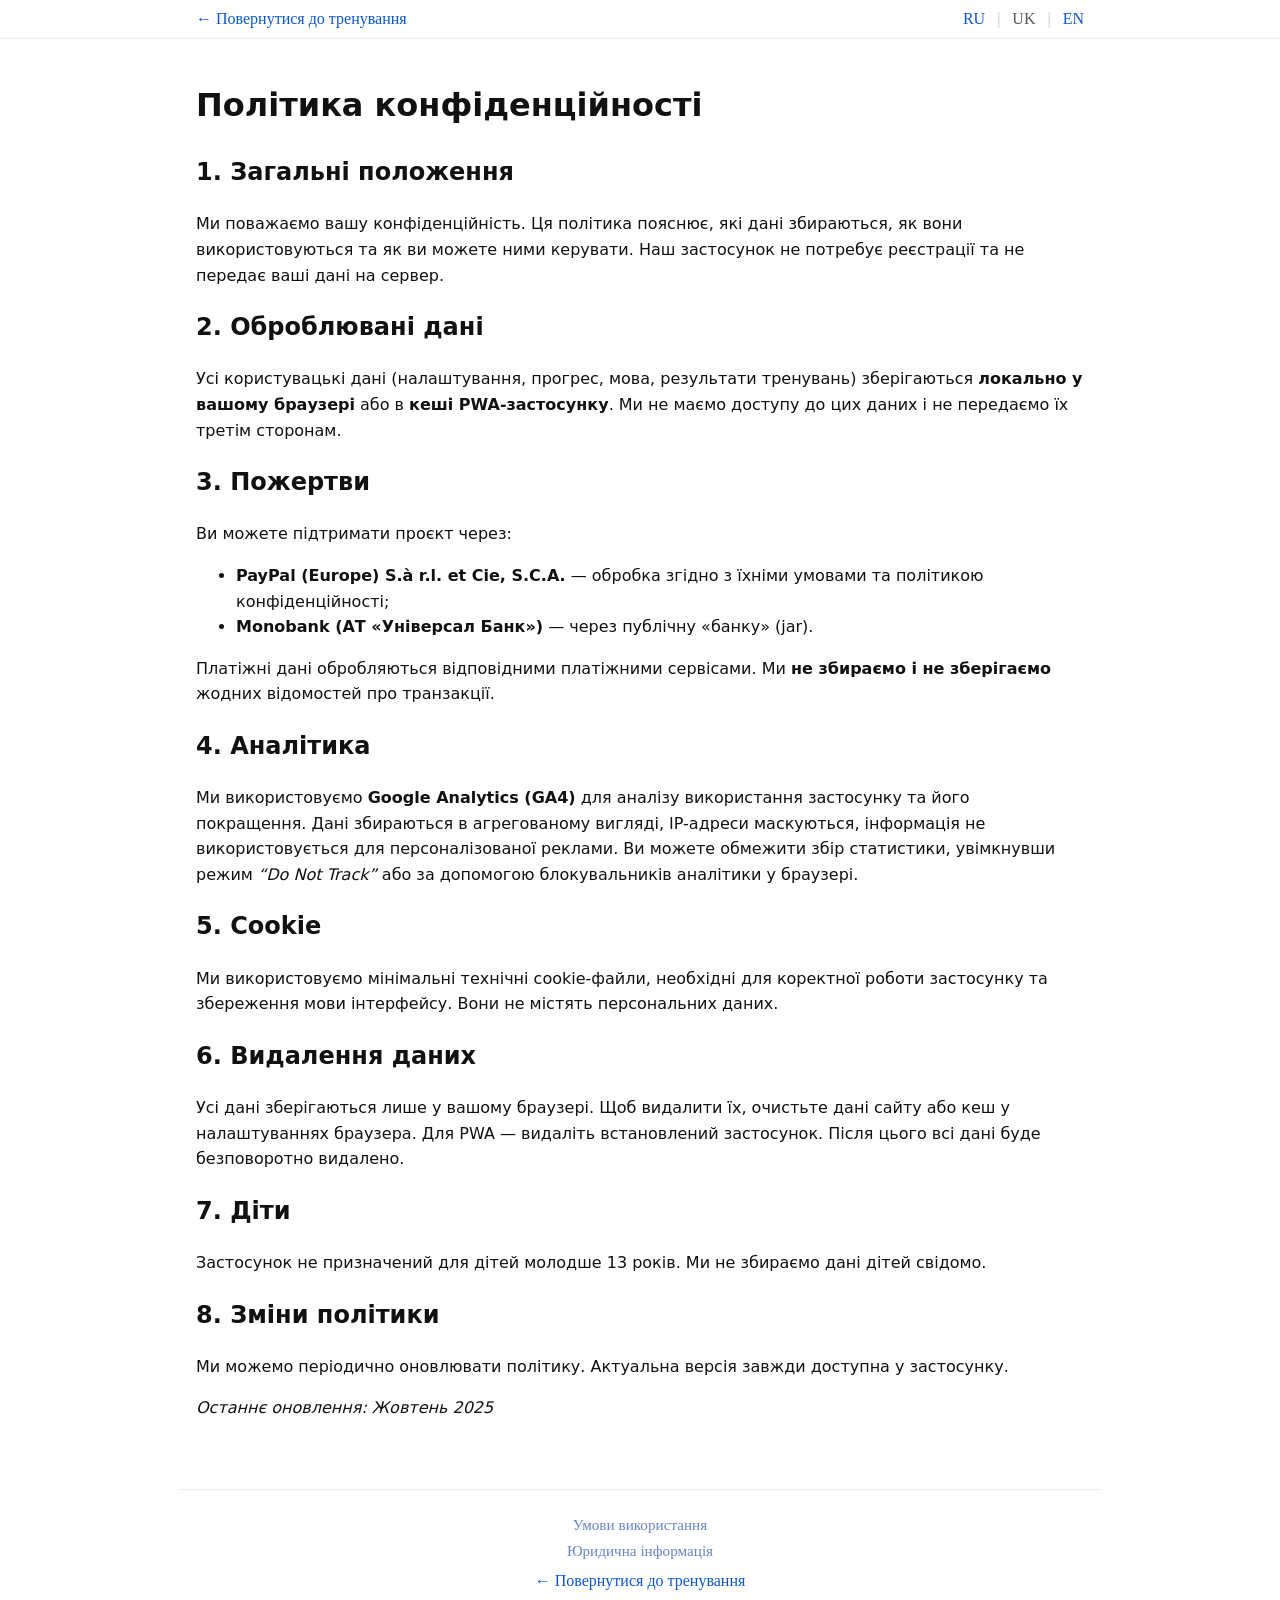
<file: legal/privacy.uk.html>
<!-- ==========================================================
     Проект: MOYAMOVA
     Файл: privacy.uk.html
     Назначение: Политика конфиденциальности (украинский)
     Версия: 1.0
     Обновлено: 2025-11-17
     ========================================================== -->
<!doctype html>
<html lang="uk">
<head>
  <meta charset="utf-8">
  <meta name="viewport" content="width=device-width, initial-scale=1">
  <title>Політика конфіденційності</title>
</head>
<body>

<style>
html,body{background:#fff;color:#111;margin:0;padding:0}
*{box-sizing:border-box}
main{padding:20px 16px 24px;max-width:920px;margin:0 auto;font:16px/1.6 system-ui,-apple-system,Segoe UI,Roboto,Inter,Arial,sans-serif;color:#111}
h1,h2{color:#111}
/* top bar */
.topbar{position:sticky;top:0;z-index:5;background:#fff;border-bottom:1px solid #eee}
.topbar .wrap{max-width:920px;margin:0 auto;display:flex;align-items:center;justify-content:space-between;padding:10px 16px}
a{color:#0b57d0;text-decoration:none}
a:hover{text-decoration:underline}
.lang{color:#555}
.lang .sep{margin:0 8px;color:#c0c0c0}
/* bottom block with divider */
.bottomnav{max-width:920px;margin:28px auto 24px;padding:16px 16px 0;text-align:center;border-top:1px solid #eee}
.bottomnav .links{display:flex;flex-direction:column;gap:8px;align-items:center;justify-content:center;margin-top:10px}
.bottomnav .links a{color:#5778c5;text-decoration:none;font-size:0.95rem;opacity:0.9}
.bottomnav .links a:hover{opacity:1;text-decoration:underline}
.bottom-back{margin:12px 0 0;font-size:1rem}
</style>

<div class="topbar">
  <div class="wrap">
    <a href="./">← Повернутися до тренування</a>
    <div class="lang"><a href="privacy.ru.html">RU</a> <span class="sep">|</span> <span>UK</span> <span class="sep">|</span> <a href="privacy.en.html">EN</a></div>
  </div>
</div>

  <main>
    <h1>Політика конфіденційності</h1>

    <h2>1. Загальні положення</h2>
    <p>Ми поважаємо вашу конфіденційність. Ця політика пояснює, які дані збираються, як вони використовуються та як ви можете ними керувати. Наш застосунок не потребує реєстрації та не передає ваші дані на сервер.</p>

    <h2>2. Оброблювані дані</h2>
    <p>Усі користувацькі дані (налаштування, прогрес, мова, результати тренувань) зберігаються <strong>локально у вашому браузері</strong> або в <strong>кеші PWA-застосунку</strong>. Ми не маємо доступу до цих даних і не передаємо їх третім сторонам.</p>

    <h2>3. Пожертви</h2>
    <p>Ви можете підтримати проєкт через:</p>
    <ul>
      <li><strong>PayPal (Europe) S.à r.l. et Cie, S.C.A.</strong> — обробка згідно з їхніми умовами та політикою конфіденційності;</li>
      <li><strong>Monobank (АТ «Універсал Банк»)</strong> — через публічну «банку» (jar).</li>
    </ul>
    <p>Платіжні дані обробляються відповідними платіжними сервісами. Ми <strong>не збираємо і не зберігаємо</strong> жодних відомостей про транзакції.</p>

    <h2>4. Аналітика</h2>
    <p>Ми використовуємо <strong>Google Analytics (GA4)</strong> для аналізу використання застосунку та його покращення. Дані збираються в агрегованому вигляді, IP-адреси маскуються, інформація не використовується для персоналізованої реклами. Ви можете обмежити збір статистики, увімкнувши режим <em>“Do Not Track”</em> або за допомогою блокувальників аналітики у браузері.</p>

    <h2>5. Cookie</h2>
    <p>Ми використовуємо мінімальні технічні cookie-файли, необхідні для коректної роботи застосунку та збереження мови інтерфейсу. Вони не містять персональних даних.</p>

    <h2>6. Видалення даних</h2>
    <p>Усі дані зберігаються лише у вашому браузері. Щоб видалити їх, очистьте дані сайту або кеш у налаштуваннях браузера. Для PWA — видаліть встановлений застосунок. Після цього всі дані буде безповоротно видалено.</p>

    <h2>7. Діти</h2>
    <p>Застосунок не призначений для дітей молодше 13 років. Ми не збираємо дані дітей свідомо.</p>

    <h2>8. Зміни політики</h2>
    <p>Ми можемо періодично оновлювати політику. Актуальна версія завжди доступна у застосунку.</p>

    <p><em>Останнє оновлення: Жовтень 2025</em></p>
  </main>

<div class="bottomnav">
  <div class="links">
    <a href="terms.uk.html">Умови використання</a>
<a href="impressum.uk.html">Юридична інформація</a>
  </div>
  <div class="bottom-back"><a href="./">← Повернутися до тренування</a></div>
</div>
</body>
</html>
<!-- ========================= Конец файла: privacy.uk.html ========================= -->
</file>
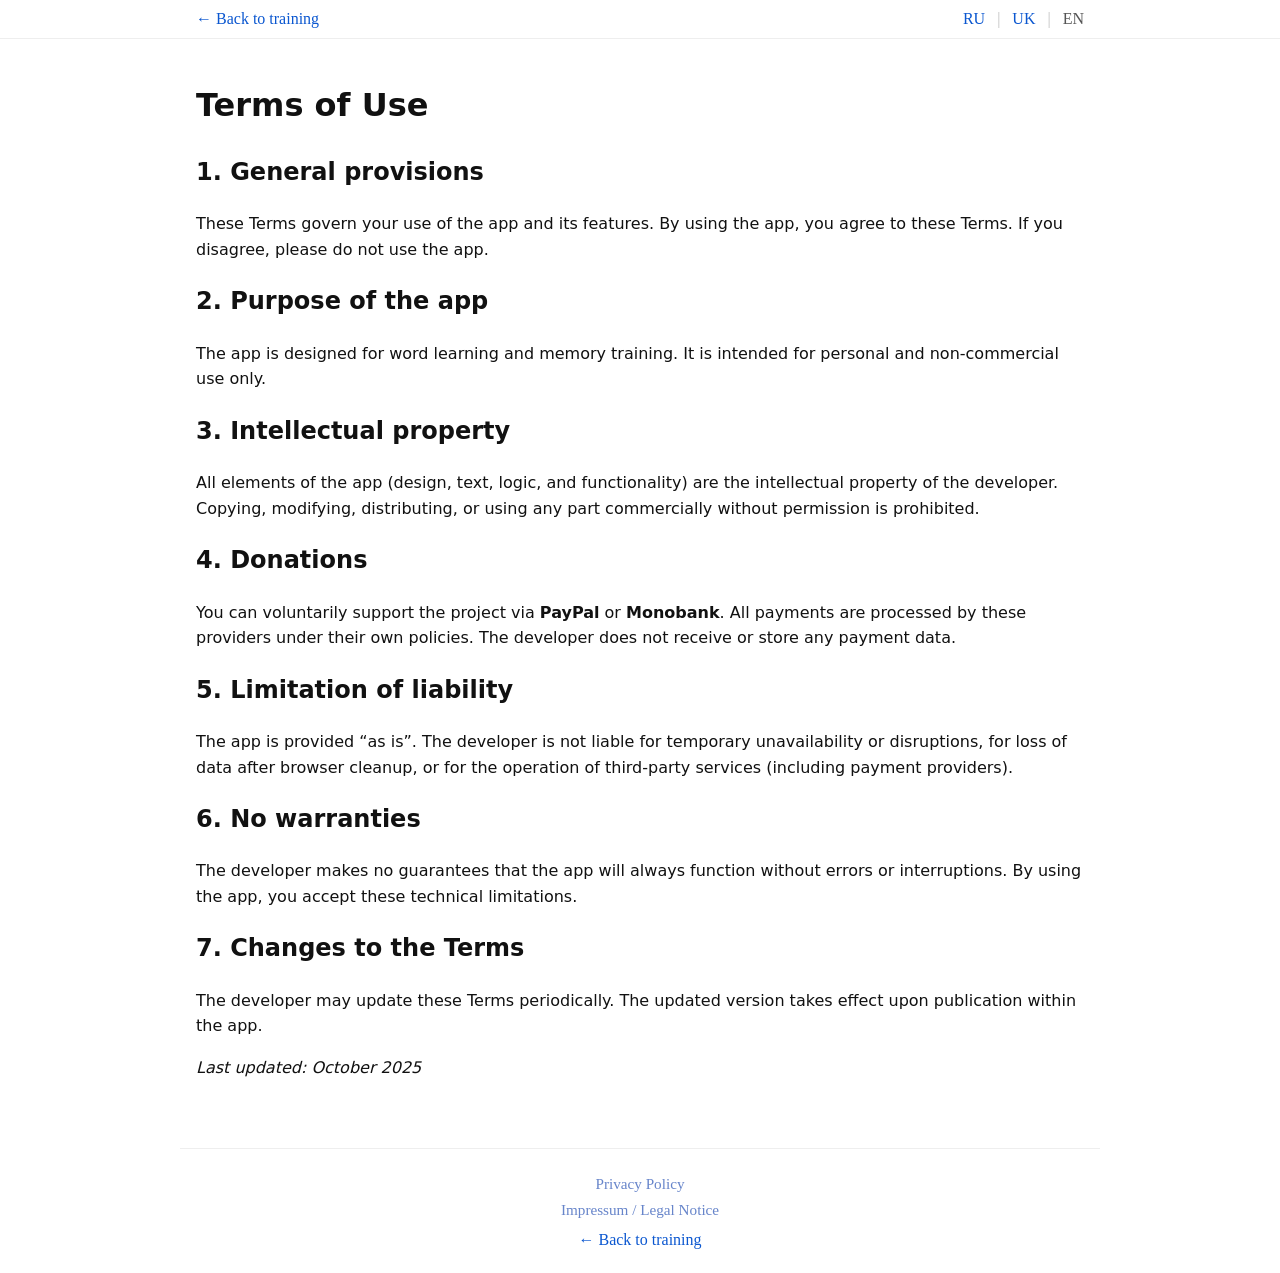
<file: legal/terms.en.html>
<!-- ==========================================================
     Проект: MOYAMOVA
     Файл: terms.en.html
     Назначение: Условия использования (английский)
     Версия: 1.0
     Обновлено: 2025-11-17
     ========================================================== -->
<!doctype html>
<html lang="en">
<head>
  <meta charset="utf-8">
  <meta name="viewport" content="width=device-width, initial-scale=1">
  <title>Terms of Use</title>
</head>
<body>

<style>
html,body{background:#fff;color:#111;margin:0;padding:0}
*{box-sizing:border-box}
main{padding:20px 16px 24px;max-width:920px;margin:0 auto;font:16px/1.6 system-ui,-apple-system,Segoe UI,Roboto,Inter,Arial,sans-serif;color:#111}
h1,h2{color:#111}
/* top bar */
.topbar{position:sticky;top:0;z-index:5;background:#fff;border-bottom:1px solid #eee}
.topbar .wrap{max-width:920px;margin:0 auto;display:flex;align-items:center;justify-content:space-between;padding:10px 16px}
a{color:#0b57d0;text-decoration:none}
a:hover{text-decoration:underline}
.lang{color:#555}
.lang .sep{margin:0 8px;color:#c0c0c0}
/* bottom block with divider */
.bottomnav{max-width:920px;margin:28px auto 24px;padding:16px 16px 0;text-align:center;border-top:1px solid #eee}
.bottomnav .links{display:flex;flex-direction:column;gap:8px;align-items:center;justify-content:center;margin-top:10px}
.bottomnav .links a{color:#5778c5;text-decoration:none;font-size:0.95rem;opacity:0.9}
.bottomnav .links a:hover{opacity:1;text-decoration:underline}
.bottom-back{margin:12px 0 0;font-size:1rem}
</style>

<div class="topbar">
  <div class="wrap">
    <a href="./">← Back to training</a>
    <div class="lang"><a href="terms.ru.html">RU</a> <span class="sep">|</span> <a href="terms.uk.html">UK</a> <span class="sep">|</span> <span>EN</span></div>
  </div>
</div>

  <main>
    <h1>Terms of Use</h1>

    <h2>1. General provisions</h2>
    <p>These Terms govern your use of the app and its features. By using the app, you agree to these Terms. If you disagree, please do not use the app.</p>

    <h2>2. Purpose of the app</h2>
    <p>The app is designed for word learning and memory training. It is intended for personal and non-commercial use only.</p>

    <h2>3. Intellectual property</h2>
    <p>All elements of the app (design, text, logic, and functionality) are the intellectual property of the developer. Copying, modifying, distributing, or using any part commercially without permission is prohibited.</p>

    <h2>4. Donations</h2>
    <p>You can voluntarily support the project via <strong>PayPal</strong> or <strong>Monobank</strong>. All payments are processed by these providers under their own policies. The developer does not receive or store any payment data.</p>

    <h2>5. Limitation of liability</h2>
    <p>The app is provided “as is”. The developer is not liable for temporary unavailability or disruptions, for loss of data after browser cleanup, or for the operation of third-party services (including payment providers).</p>

    <h2>6. No warranties</h2>
    <p>The developer makes no guarantees that the app will always function without errors or interruptions. By using the app, you accept these technical limitations.</p>

    <h2>7. Changes to the Terms</h2>
    <p>The developer may update these Terms periodically. The updated version takes effect upon publication within the app.</p>

    <p><em>Last updated: October 2025</em></p>
  </main>

<div class="bottomnav">
  <div class="links">
    <a href="privacy.en.html">Privacy Policy</a>
<a href="impressum.en.html">Impressum / Legal Notice</a>
  </div>
  <div class="bottom-back"><a href="./">← Back to training</a></div>
</div>
</body>
</html>
<!-- ========================= Конец файла: terms.en.html ========================= -->
</file>
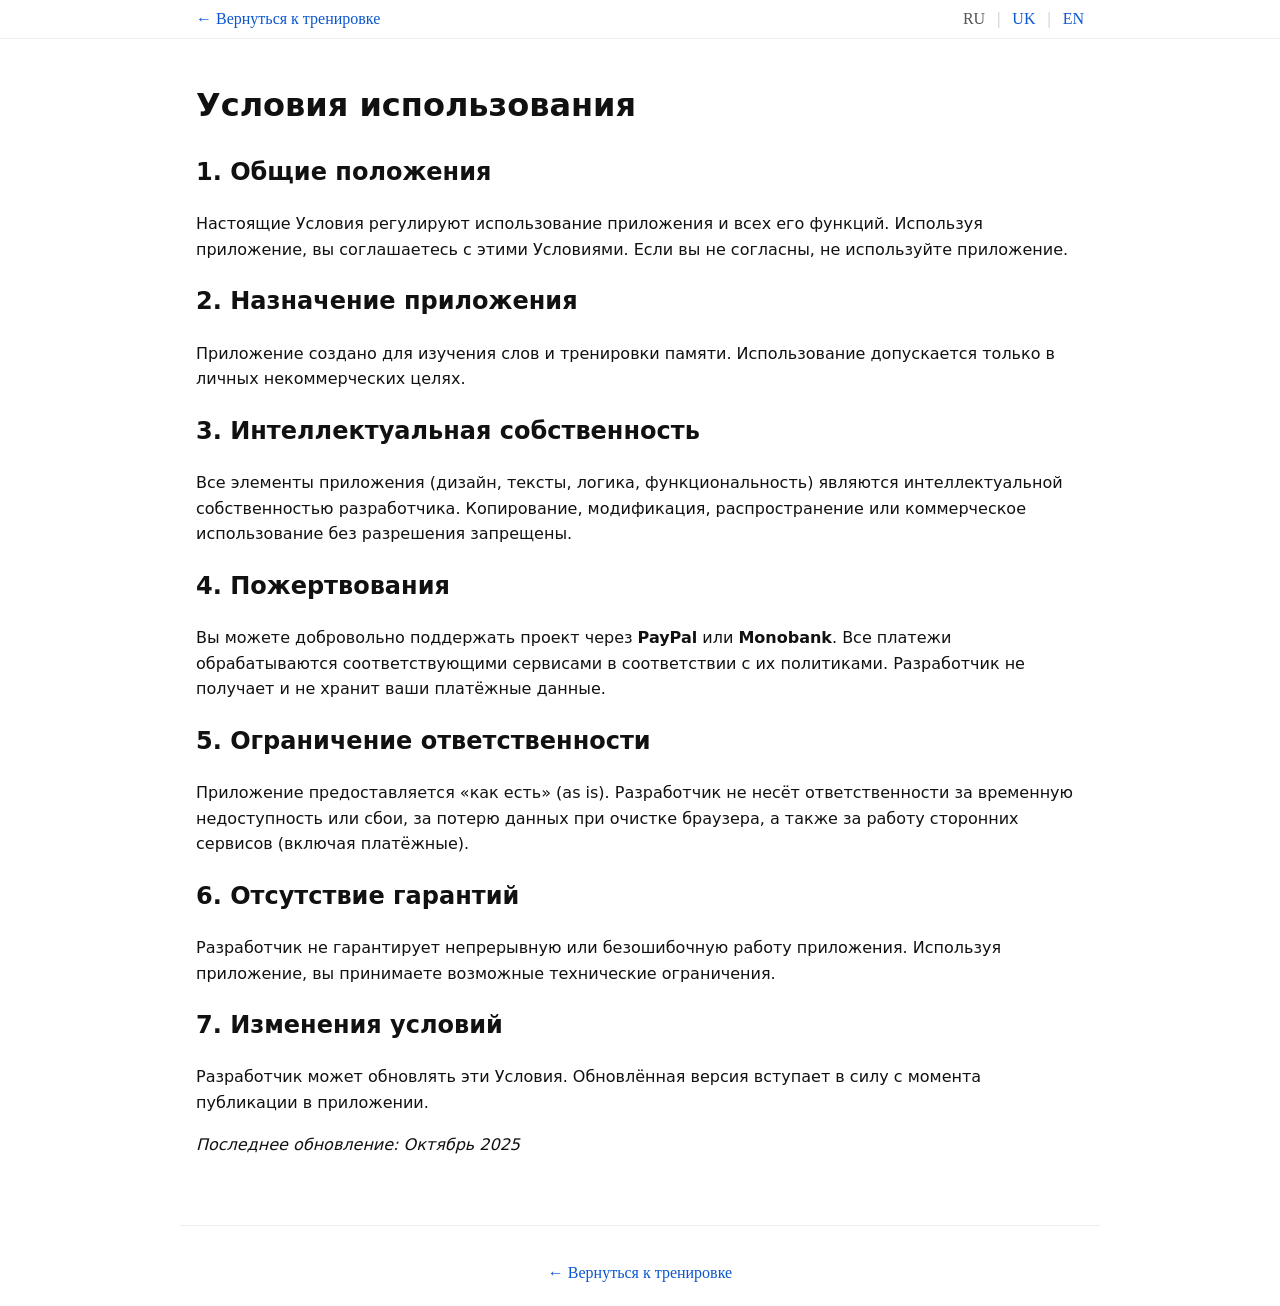
<file: legal/terms.ru.html>
<!-- ==========================================================
     Проект: MOYAMOVA
     Файл: terms.ru.html
     Назначение: Условия использования (русский)
     Версия: 1.0
     Обновлено: 2025-11-17
     ========================================================== -->
<!doctype html>
<html lang="ru">
<head>
  <meta charset="utf-8">
  <meta name="viewport" content="width=device-width, initial-scale=1">
  <title>Условия использования</title>
</head>
<body>

<style>
html,body{background:#fff;color:#111;margin:0;padding:0}
*{box-sizing:border-box}
main{padding:20px 16px 24px;max-width:920px;margin:0 auto;font:16px/1.6 system-ui,-apple-system,Segoe UI,Roboto,Inter,Arial,sans-serif;color:#111}
h1,h2{color:#111}
/* top bar */
.topbar{position:sticky;top:0;z-index:5;background:#fff;border-bottom:1px solid #eee}
.topbar .wrap{max-width:920px;margin:0 auto;display:flex;align-items:center;justify-content:space-between;padding:10px 16px}
a{color:#0b57d0;text-decoration:none}
a:hover{text-decoration:underline}
.lang{color:#555}
.lang .sep{margin:0 8px;color:#c0c0c0}
/* bottom block with divider */
.bottomnav{max-width:920px;margin:28px auto 24px;padding:16px 16px 0;text-align:center;border-top:1px solid #eee}
.bottomnav .links{display:flex;flex-direction:column;gap:8px;align-items:center;justify-content:center;margin-top:10px}
.bottomnav .links a{color:#5778c5;text-decoration:none;font-size:0.95rem;opacity:0.9}
.bottomnav .links a:hover{opacity:1;text-decoration:underline}
.bottom-back{margin:12px 0 0;font-size:1rem}
</style>

<div class="topbar">
  <div class="wrap">
    <a href="./">← Вернуться к тренировке</a>
    <div class="lang"><span>RU</span> <span class="sep">|</span> <a href="terms.uk.html">UK</a> <span class="sep">|</span> <a href="terms.en.html">EN</a></div>
  </div>
</div>

  <main>
    <h1>Условия использования</h1>

    <h2>1. Общие положения</h2>
    <p>Настоящие Условия регулируют использование приложения и всех его функций. Используя приложение, вы соглашаетесь с этими Условиями. Если вы не согласны, не используйте приложение.</p>

    <h2>2. Назначение приложения</h2>
    <p>Приложение создано для изучения слов и тренировки памяти. Использование допускается только в личных некоммерческих целях.</p>

    <h2>3. Интеллектуальная собственность</h2>
    <p>Все элементы приложения (дизайн, тексты, логика, функциональность) являются интеллектуальной собственностью разработчика. Копирование, модификация, распространение или коммерческое использование без разрешения запрещены.</p>

    <h2>4. Пожертвования</h2>
    <p>Вы можете добровольно поддержать проект через <strong>PayPal</strong> или <strong>Monobank</strong>. Все платежи обрабатываются соответствующими сервисами в соответствии с их политиками. Разработчик не получает и не хранит ваши платёжные данные.</p>

    <h2>5. Ограничение ответственности</h2>
    <p>Приложение предоставляется «как есть» (as is). Разработчик не несёт ответственности за временную недоступность или сбои, за потерю данных при очистке браузера, а также за работу сторонних сервисов (включая платёжные).</p>

    <h2>6. Отсутствие гарантий</h2>
    <p>Разработчик не гарантирует непрерывную или безошибочную работу приложения. Используя приложение, вы принимаете возможные технические ограничения.</p>

    <h2>7. Изменения условий</h2>
    <p>Разработчик может обновлять эти Условия. Обновлённая версия вступает в силу с момента публикации в приложении.</p>

    <p><em>Последнее обновление: Октябрь 2025</em></p>
  </main>

<div class="bottomnav">
  <div class="links">
    </div>
  <div class="bottom-back"><a href="./">← Вернуться к тренировке</a></div>
</div>
</body>
</html>
<!-- ========================= Конец файла: terms.ru.html ========================= -->
</file>
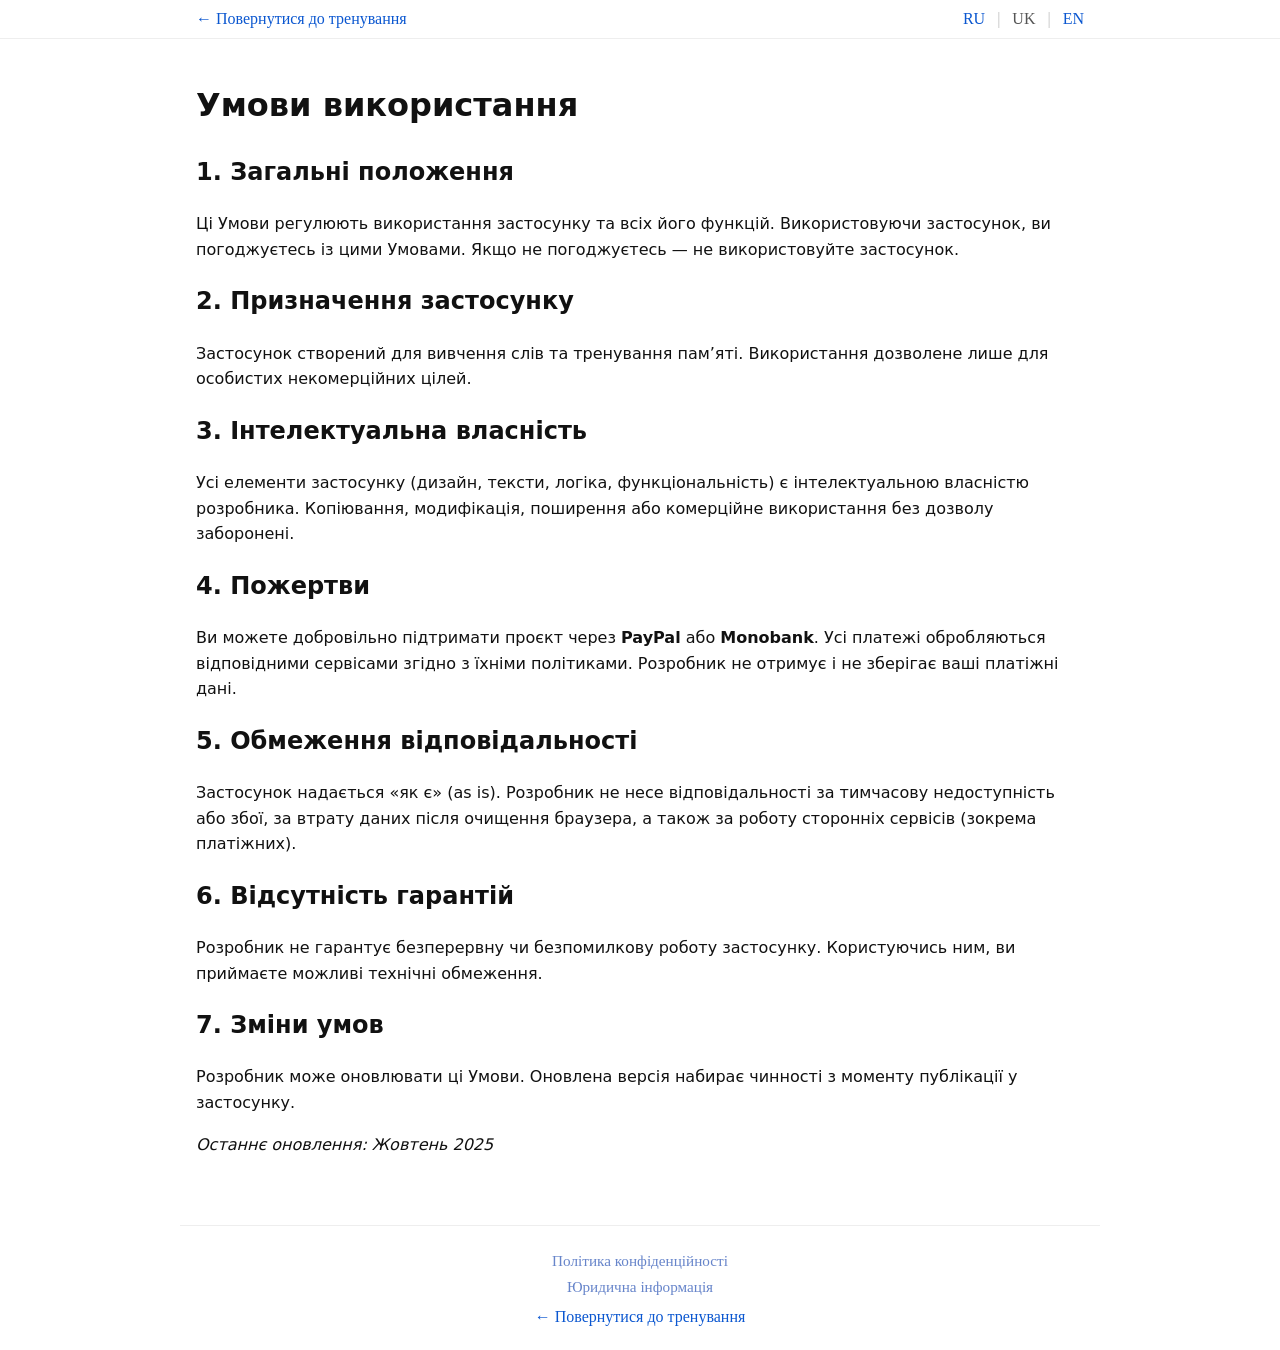
<file: legal/terms.uk.html>
<!-- ==========================================================
     Проект: MOYAMOVA
     Файл: terms.uk.html
     Назначение: Условия использования (украинский)
     Версия: 1.0
     Обновлено: 2025-11-17
     ========================================================== -->
<!doctype html>
<html lang="uk">
<head>
  <meta charset="utf-8">
  <meta name="viewport" content="width=device-width, initial-scale=1">
  <title>Умови використання</title>
</head>
<body>

<style>
html,body{background:#fff;color:#111;margin:0;padding:0}
*{box-sizing:border-box}
main{padding:20px 16px 24px;max-width:920px;margin:0 auto;font:16px/1.6 system-ui,-apple-system,Segoe UI,Roboto,Inter,Arial,sans-serif;color:#111}
h1,h2{color:#111}
/* top bar */
.topbar{position:sticky;top:0;z-index:5;background:#fff;border-bottom:1px solid #eee}
.topbar .wrap{max-width:920px;margin:0 auto;display:flex;align-items:center;justify-content:space-between;padding:10px 16px}
a{color:#0b57d0;text-decoration:none}
a:hover{text-decoration:underline}
.lang{color:#555}
.lang .sep{margin:0 8px;color:#c0c0c0}
/* bottom block with divider */
.bottomnav{max-width:920px;margin:28px auto 24px;padding:16px 16px 0;text-align:center;border-top:1px solid #eee}
.bottomnav .links{display:flex;flex-direction:column;gap:8px;align-items:center;justify-content:center;margin-top:10px}
.bottomnav .links a{color:#5778c5;text-decoration:none;font-size:0.95rem;opacity:0.9}
.bottomnav .links a:hover{opacity:1;text-decoration:underline}
.bottom-back{margin:12px 0 0;font-size:1rem}
</style>

<div class="topbar">
  <div class="wrap">
    <a href="./">← Повернутися до тренування</a>
    <div class="lang"><a href="terms.ru.html">RU</a> <span class="sep">|</span> <span>UK</span> <span class="sep">|</span> <a href="terms.en.html">EN</a></div>
  </div>
</div>

  <main>
    <h1>Умови використання</h1>

    <h2>1. Загальні положення</h2>
    <p>Ці Умови регулюють використання застосунку та всіх його функцій. Використовуючи застосунок, ви погоджуєтесь із цими Умовами. Якщо не погоджуєтесь — не використовуйте застосунок.</p>

    <h2>2. Призначення застосунку</h2>
    <p>Застосунок створений для вивчення слів та тренування пам’яті. Використання дозволене лише для особистих некомерційних цілей.</p>

    <h2>3. Інтелектуальна власність</h2>
    <p>Усі елементи застосунку (дизайн, тексти, логіка, функціональність) є інтелектуальною власністю розробника. Копіювання, модифікація, поширення або комерційне використання без дозволу заборонені.</p>

    <h2>4. Пожертви</h2>
    <p>Ви можете добровільно підтримати проєкт через <strong>PayPal</strong> або <strong>Monobank</strong>. Усі платежі обробляються відповідними сервісами згідно з їхніми політиками. Розробник не отримує і не зберігає ваші платіжні дані.</p>

    <h2>5. Обмеження відповідальності</h2>
    <p>Застосунок надається «як є» (as is). Розробник не несе відповідальності за тимчасову недоступність або збої, за втрату даних після очищення браузера, а також за роботу сторонніх сервісів (зокрема платіжних).</p>

    <h2>6. Відсутність гарантій</h2>
    <p>Розробник не гарантує безперервну чи безпомилкову роботу застосунку. Користуючись ним, ви приймаєте можливі технічні обмеження.</p>

    <h2>7. Зміни умов</h2>
    <p>Розробник може оновлювати ці Умови. Оновлена версія набирає чинності з моменту публікації у застосунку.</p>

    <p><em>Останнє оновлення: Жовтень 2025</em></p>
  </main>

<div class="bottomnav">
  <div class="links">
    <a href="privacy.uk.html">Політика конфіденційності</a>
<a href="impressum.uk.html">Юридична інформація</a>
  </div>
  <div class="bottom-back"><a href="./">← Повернутися до тренування</a></div>
</div>
</body>
</html>
<!-- ========================= Конец файла: terms.uk.html ========================= -->
</file>
<file: css/theme.light.css>
/* ==========================================================
   Проект: MOYAMOVA
   Файл: theme.light.css
   Назначение: Светлая тема оформления приложения
   Версия: 1.0
   Обновлено: 2025-11-17
   ========================================================== */
/* ===== Tokens (brand, surfaces, layout) — light ===== */
/* ========================================================================== */
/*  TOKENS.CSS — ЧИСТАЯ СБОРКА С КОММЕНТАРИЯМИ                                */
/*  Браузерные правила оставлены как есть (идеальны).                          */
/*  PWA отделён в свою ветку и не дублирует safe-area снизу.                   */
/* ========================================================================== */

/* =========================
   БАЗОВЫЕ ПЕРЕМЕННЫЕ (CSS)
   ========================= */
:root{
  --brand-color: var(--brand);

  --text-secondary: var(--text-muted);

  --border-color: var(--divider, var(--border));

  --bg-elevated: var(--surface-2);

  --text-main: var(--text);

  --bg-main: var(--bg);

  --shadow-2: 0 8px 24px rgba(0,0,0,.06);

  --shadow-1: 0 2px 8px rgba(0,0,0,.03);

  --radius-pill: 999px;

  --radius-round: 34px;

  --radius-xl: 16px;

  --radius-lg: 14px;

  --radius-md: 10px;

  --radius-sm: 8px;

  --radius-xs: 4px;

  color-scheme: light;
  --focus-ring: color-mix(in srgb, var(--brand, #35b6ff) 45%, transparent);

  --brand:#1fb6ff;                 /* основной брендовый цвет (иконки/акценты) */
  --brand-dark:#0ea5e9;            /* более тёмный оттенок бренда */
  --burger:var(--brand);           /* цвет кнопки «три линии» по умолчанию */

  --header-pad-x:14px;             /* горизонтальные отступы шапки */
  --header-pad-bottom:8px;         /* нижний отступ внутри шапки */

  --safe-top:env(safe-area-inset-top,0px);     /* безопасная зона сверху (iOS вырез) */
  --safe-bottom:env(safe-area-inset-bottom,0px);/* безопасная зона снизу (iOS home-бар) */

  --title-size:26px;               /* размер названия в шапке */
  --logo-size:44px;                /* размер логотипа в шапке */
  --gap-tight:8px;                 /* компактный межэлементный зазор */

  --footer-h:60px;                 /* базовая высота футера без safe-area */
  --footer-sep:#e5e7eb;            /* цвет разделительных линий */
  --footer-bg:#fff;                /* фон футера */
  --footer-fg:#333;                /* цвет иконок/текста футера */
  --nav-gap:12px;                  /* зазоры между кнопками в футере */
  --nav-icon-size:28px;            /* базовый размер иконок футера */

  --header-h-actual:64px;          /* фактическая высота шапки (перезаписывается JS) */
  --footer-h-actual:calc(var(--footer-h) + var(--safe-bottom)); /* фактическая высота футера (перезапишет JS) */}
/* чуть больше размеры на более широких экранах */
@media (min-width:480px){
  :root{ --title-size:28px; --logo-size:48px; --nav-icon-size:30px;}}
/* =========================
   СБРОСЫ/ОСНОВЫ
   ========================= */
html,body{ margin:0; padding:0;}
/* убираем внешние отступы документа */
*{ -webkit-tap-highlight-color:transparent;}
/* убираем серую вспышку при тапе на iOS */
body{
  font-family:system-ui,-apple-system,'Segoe UI',Roboto,Arial,sans-serif; /* системный шрифт */
  background:#fff;                                      /* белый фон по умолчанию */
  color:#111;                                           /* базовый текстовый цвет */}
body.menu-open{ overflow:hidden; touch-action:none;}
/* при открытом меню — не скроллим под ним */

/* =========================
   ШАПКА (HEADER)
   ========================= */
.header{
  position:sticky; top:0; z-index:1000;                /* шапка прилипает к верху и перекрывает контент */
  display:flex; align-items:center; justify-content:space-between; /* выравнивание логотип/название/бургер */
  padding:0 var(--header-pad-x);                        /* горизонтальные поля шапки */
  padding-top:max(var(--safe-top),8px);                 /* учитываем safe-area сверху на iOS */
  padding-bottom:var(--header-pad-bottom);              /* нижний внутренний отступ */
  background:#fff;                                      /* фон шапки */
  border-bottom:1px solid #dfe3e8;                      /* нижняя разделительная линия шапки */}
.brand{ display:flex; align-items:center;}
/* блок логотип+название */
.brand-link{ display:flex; align-items:center; gap:var(--gap-tight); color:inherit; text-decoration:none;}
/* ссылка-домой */
.brand img{ width:var(--logo-size); height:var(--logo-size);}
/* размеры логотипа */
.brand-title{
  font-family:'Montserrat',system-ui,-apple-system,'Segoe UI',Roboto,Arial,sans-serif; /* шрифт названия */
  font-weight:700; font-size:var(--title-size); line-height:1.05; margin:0;            /* жирность/размер/лид/сброс внешних */}
/* кнопка «три линии» */
.burger{
  font-size:32px; line-height:1; color:var(--burger);  /* размер и базовый цвет бургера */
  background:none; border:0; cursor:pointer;           /* убираем фон/бордеры, курсор — рука */
  -webkit-appearance:none; appearance:none; outline:none; /* нативные артефакты и фокус-рамки убраны (потом добавим кастомные) */
  transition:transform .1s ease, color .12s ease;      /* лёгкая анимация на нажатие/цвет */}
body.menu-open .burger{ color:var(--footer-fg); transform:scale(1.06);}
/* при открытом меню — чуть темнее и крупнее */
.burger:active{ transform:scale(1.08);}
/* микро-скейл при активном тапе */

/* =========================
   КОНТЕНТ
   ========================= */
.content{
  padding:16px;                                         /* внутренние поля контента */
  padding-bottom:calc(var(--footer-h) + var(--safe-bottom) + 12px); /* запас снизу, чтобы контент не уходил под футер */}
/* =========================
   ФУТЕР (НАВИГАЦИЯ)
   ========================= */
.app-footer{
  position:fixed; left:0; right:0; bottom:0;           /* футер всегда прибит к низу окна */
  height:calc(var(--footer-h) + var(--safe-bottom));   /* базовая высота + safe-area (перезапишет JS фактом) */
  display:grid; grid-template-columns:repeat(5,minmax(0,1fr)); /* пять равных колонок (5 кнопок) */
  column-gap:var(--nav-gap);                            /* горизонтальный зазор между кнопками */
  padding-left:var(--nav-gap); padding-right:var(--nav-gap); /* поля слева/справа внутри футера */
  background:var(--footer-bg); color:var(--footer-fg); /* фон и цвет иконок/текста */
  border-top:1px solid #e5e7eb;                        /* линия сверху футера */
  border-bottom:1px solid #e5e7eb;                     /* линия снизу футера (в PWA мы её отключим) */
  z-index:1000;                                        /* над контентом */
  padding-bottom:var(--safe-bottom);                   /* отступ под home-бар (в PWA уберём) */
  box-shadow:none;                                     /* тени убраны для чистых стыков */}
/* кнопка навигации в футере */
.app-footer .nav-btn{
  display:flex; align-items:center; justify-content:center; /* центрирование иконок в каждой кнопке */
  margin:0; padding:8px 4px 10px;                           /* внутренние отступы кнопки */
  background:transparent; border:0; color:inherit; font:inherit; /* кнопка «плоская», наследует шрифт/цвет */
  cursor:pointer; width:100%;                               /* кликабельна вся колонка */
  -webkit-appearance:none; appearance:none; outline:none;   /* нативный вид и фокус-рамка отключены (сделаем позже) */}
/* иконка навигации */
.nav-icon{
  width:var(--nav-icon-size); height:var(--nav-icon-size); /* размеры иконок */
  display:block; background-repeat:no-repeat; background-position:center; background-size:contain; /* рисуем svg как фон */
  pointer-events:none; user-select:none; -webkit-user-select:none; /* иконки не интерактивны, выделение отключено */
  transition:transform .12s ease, opacity .15s ease;       /* лёгкая анимация при hover/active */}
/* =========================
   ИКОНКИ (картинки из /img)
   ========================= */
/* обычные (неактивные) */
.nav-btn [data-icon="home"]   { background-image:url("../img/home.svg");}
/* иконка Главная */
.nav-btn [data-icon="book"]   { background-image:url("../img/book.svg");}
/* иконка Словари */
.nav-btn [data-icon="star"]   { background-image:url("../img/star.svg");}
/* иконка Избранное */
.nav-btn [data-icon="warning"]   { background-image:url("../img/warning.svg");}
/* иконка Мои ошибки */
.nav-btn [data-icon="stats"]   { background-image:url("../img/stats.svg");}
/* иконка Статистика */

/* hover-состояние (десктопы/мышь) */
@media (hover:hover){
  .nav-btn:hover [data-icon="home"]   { background-image:url("../img/home_hover.svg");}
/* hover Главная */
  .nav-btn:hover [data-icon="book"]   { background-image:url("../img/book_hover.svg");}
/* hover Словари */
  .nav-btn:hover [data-icon="star"]   { background-image:url("../img/star_hover.svg");}
/* hover Избранное */
  .nav-btn:hover [data-icon="warning"]{ background-image:url("../img/warning_hover.svg");}
/* hover Мои ошибки */
  .nav-btn:hover [data-icon="stats"]  { background-image:url("../img/stats_hover.svg");}
/* hover Статистика */
  .nav-btn:hover .nav-icon{ transform:translateY(-1px);}
/* лёгкий сдвиг вверх при hover */}
/* активная кнопка (выбранная вкладка) */
.nav-btn.active .nav-icon{ transform:scale(1.06);}
/* небольшое увеличение активной */
.nav-btn.active [data-icon="home"]   { background-image:url("../img/home_active.svg");}
/* активная Главная */
.nav-btn.active [data-icon="book"]   { background-image:url("../img/book_active.svg");}
/* активные Словари */
.nav-btn.active [data-icon="star"]   { background-image:url("../img/star_active.svg");}
/* активное Избранное */
.nav-btn.active [data-icon="warning"]   { background-image:url("../img/warning_active.svg");}
/* активные Ошибки */
.nav-btn.active [data-icon="stats"]   { background-image:url("../img/stats_active.svg");}
/* активная Статистика */
.nav-btn:active .nav-icon{ transform:scale(1.08);}
/* отклик при таче */

/* =========================
   OFF-CANVAS (гамбургер)
   ========================= */
/* корневой слой меню: не перехватывает клики (чтобы шапка/футер работали) */
.oc-root{ position:fixed; inset:0; z-index:1100; pointer-events:none;}
/* клики сквозь корень */

/* ВАЖНО: overlay/panel кликабельны ТОЛЬКО когда меню открыто */
.oc-overlay, .oc-panel{ pointer-events:none;}
body.menu-open .oc-overlay,
body.menu-open .oc-panel{ pointer-events:auto;}
/* полупрозрачный оверлей между шапкой и футером */
.oc-overlay{
  position:fixed; left:0; right:0;                        /* растягиваем по ширине */
  top:var(--header-h-actual);                             /* от нижней границы шапки (измеряется JS) */
  bottom:calc(var(--footer-h-actual) + 0px);              /* до верхней границы футера (измеряется JS), +0px для ровного стыка */
  background:rgba(0,0,0,.18);                             /* затемнение фона */
  opacity:0; transition:opacity .18s ease;                /* плавное появление/исчезновение */}
body.menu-open .oc-overlay{ opacity:1;}
/* показываем при открытом меню */

/* сама панель — «выезжает» справа и ездит по «рельсам» между шапкой и футером */
.oc-panel{
  position:fixed; right:0;                                /* панель прижата к правому краю */
  top:var(--header-h-actual);                             /* верх = низ шапки */
  bottom:calc(var(--footer-h-actual) + 0px);              /* низ = верх футера (ровный стык) */
  width:50vw; max-width:520px; min-width:280px;           /* ширина панели (адаптивные пределы) */
  background:#fff; border:0; box-shadow:none;             /* без бордеров и теней (чтобы не было «двойных линий») */
  transform:translateX(100%); transition:transform .22s ease; /* скрыта за правым краем, с анимацией выезда */
  display:flex; flex-direction:column;                    /* вертикальная компоновка внутри */}
body.menu-open .oc-panel{ transform:translateX(0);}
/* выезжает при открытом меню */

/* шапка внутри панели (стрелка ←, заголовок «Меню», крестик ✕) */
.oc-header{
  display:flex; align-items:center; justify-content:space-between; /* стрелка слева, крестик справа, заголовок по центру */
  padding:4px 8px; border-bottom:1px solid #e5e7eb;              /* внутренние отступы и нижняя линия */}
.oc-title{ font-weight:700; text-align:center; flex:1;}
/* заголовок занимает центр */
.oc-back,.oc-close{
  background:transparent; border:0; font-size:20px; cursor:pointer; color:#333; /* кнопки без рамок, приятный размер */
  -webkit-appearance:none; appearance:none; outline:none;                         /* чистый вид */}
.oc-back{ margin-right:8px;} .oc-close{ margin-left:8px;}
/* небольшие отступы по сторонам */
.oc-body{ overflow:auto; padding:12px; -webkit-overflow-scrolling:touch;}
/* прокрутка содержимого меню, инерция iOS */

/* ========================================================================== */
/*  ВЕТКИ ОКРУЖЕНИЙ                                                           */
/*  1) Мобильные БРАУЗЕРЫ (Chrome/Safari): ничего не трогаем — как есть.      */
/*  2) PWA (установленное приложение): убираем дубли safe-area снизу.         */
/* ========================================================================== */

/* 1) МОБИЛЬНЫЕ БРАУЗЕРЫ (Chrome / Safari) — ОСТАВЛЕНО БЕЗ ИЗМЕНЕНИЙ */
@media all and (display-mode:browser){
  .app-footer{ bottom:0px;}
/* футер на нуле — твоё идеальное текущее поведение в браузерах */}
/* 2) PWA (display-mode: standalone) — прижимаем кнопки НА САМЫЙ НИЗ, без дублей safe-area */
@media all and (display-mode:standalone){
  .app-footer{
    bottom:0;                    /* футер ровно у нижней кромки окна */
    height:var(--footer-h);      /* высота БЕЗ safe-area (раньше здесь была сумма, получался двойной учёт) */
    padding-bottom:0;            /* убрали нижний внутренний отступ (safe-area) — не нужен для полной «прилипки» */
    border-bottom:0;             /* нижняя линия футера в PWA не нужна (часто визуально мешает у самого края) */}}
/* ========================================================================== */
/*  ДОП. НАСТРОЙКИ ДЛЯ iOS (SAFE-AREAS)                                       */
/*  ВАЖНО: разбиваем на две ветки, чтобы НЕ дублировать safe-area в PWA.      */
/* ========================================================================== */

/* iOS + БРАУЗЕРЫ (Safari в браузерном режиме) — можно учитывать safe-area, если нужно */
@supports (-webkit-touch-callout:none){
  @media all and (display-mode:browser){
    .header{ padding-top:max(var(--safe-top),8px);}
/* шапка уважает вырез сверху в браузере */
    .app-footer{
      height:calc(var(--footer-h) + var(--safe-bottom));         /* высота футера с учётом home-бара в браузере */
      padding-bottom:var(--safe-bottom);                         /* добавляем отступ для кнопок над home-баром в браузере */}}}
/* iOS + PWA — тут НИЧЕГО НЕ ДОБАВЛЯЕМ, чтобы не возвращать «двойное» safe-bottom
   Кнопки должны быть у самого низа → оставляем поведение из ветки PWA выше. */

/* =========================
   БУРГЕР → ПУНКТ "ТЕМА" (ТОГЛ)
   ========================= */
.menu-item.theme-toggle{
  padding:14px 12px;
  display:flex;
  flex-direction:column;
  gap:8px;}
.menu-label{
  font-weight:600;
  font-size:15px;
  color:#333;}

.theme-switch{
  display:flex;
  align-items:center;
  justify-content:center;
  gap:10px;}
.theme-label{
  font-size:14px;
  color:#666;}
.switch{
  position:relative;
  display:inline-block;
  width:48px;
  height:28px;}
.switch input{
  opacity:0;
  width:0;
  height:0;}
.slider{
  position:absolute;
  cursor:pointer;
  top:0; left:0; right:0; bottom:0;
  background-color:#ccc;
  border-radius: var(--radius-round);
  transition:background-color .25s;}
.slider:before{
  position:absolute;
  content:"";
  height:22px; width:22px;
  left:3px; bottom:3px;
  background-color:white;
  border-radius:50%;
  transition:transform .25s;}
input:checked + .slider{
  background-color:var(--burger); /* брендовый цвет при включении */}
input:checked + .slider:before{
  transform:translateX(20px);}
/* =========================
   БУРГЕР → ПУНКТ "ЯЗЫК ИНТЕРФЕЙСА"
   ========================= */
.menu-item.lang-toggle{
  padding:14px 12px;                  /* те же отступы, что у темы */
  display:flex; flex-direction:column;
  gap:8px;}
.lang-switch{
  display:flex; align-items:center; justify-content:center; /* флаги по бокам, тогл строго по центру */
  gap:10px;}
.lang-label{
  font-size:20px;                     /* размер флага */
  line-height:1;                      /* ровно по центру тогла */}
.lang-label.left{ margin-right:4px;}
.lang-label.right{ margin-left:4px;}
/* используем те же стили тогла, чтобы всё было идеально по одной вертикали */
.lang-switch .switch{
  position:relative; display:inline-block;
  width:48px; height:28px;            /* идентично тоглу темы */}
.lang-switch .switch input{
  opacity:0; width:0; height:0;}
.lang-switch .slider{
  position:absolute; inset:0;
  cursor:pointer;
  background-color:#ccc;
  border-radius: var(--radius-round);
  transition:background-color .25s;}
.lang-switch .slider:before{
  content:""; position:absolute;
  height:22px; width:22px;
  left:3px; bottom:3px;
  background-color:white;
  border-radius:50%;
  transition:transform .25s;}
.lang-switch input:checked + .slider{
  background-color:var(--burger);     /* при переключении — брендовый цвет */}
.lang-switch input:checked + .slider:before{
  transform:translateX(20px);}
/* =========================
   БУРГЕР → ПУНКТ "РЕЖИМ СЛОЖНОСТИ"
   ========================= */
.menu-item.level-toggle{
  padding:14px 12px;
  display:flex; flex-direction:column;
  gap:8px;}
.level-switch{
  display:flex; align-items:center; justify-content:center;
  gap:10px;}
.level-label{
  font-size:20px; line-height:1;
  display:flex; align-items:center; justify-content:center;}
.level-label.left{ margin-right:4px;}
.level-label.right{ margin-left:4px;}

.level-switch .switch{
  position:relative; display:inline-block;
  width:48px; height:28px;}
.level-switch .switch input{ opacity:0; width:0; height:0;}
.level-switch .slider{
  position:absolute; inset:0; cursor:pointer;
  background-color:#ccc;
  border-radius: var(--radius-round);
  transition:background-color .25s;}
.level-switch .slider:before{
  content:""; position:absolute;
  height:22px; width:22px;
  left:3px; bottom:3px;
  background-color:white;
  border-radius:50%;
  transition:transform .25s;}
.level-switch input:checked + .slider{
  background-color:var(--burger);}
.level-switch input:checked + .slider:before{
  transform:translateX(20px);}
/* =========================
   БУРГЕР → РЕЗЕРВНОЕ КОПИРОВАНИЕ
   ========================= */
.menu-item.backup-tools {
  padding: 14px 12px;
  display: flex;
  flex-direction: column;
  gap: 10px;}

.backup-row {
  display: flex;
  justify-content: space-between;
  gap: 10px;}

.backup-btn {
  flex: 1;
  background: var(--brand);
  color: #fff;
  border: none;
  border-radius: var(--radius-md);
  font-size: 14px;
  font-weight: 600;
  padding: 10px 0;
  cursor: pointer;
  -webkit-appearance: none;
  appearance: none;
  transition: background-color 0.2s ease, transform 0.15s ease;}

.backup-btn:hover {
  background: var(--brand-dark);}

.backup-btn:active {
  transform: scale(0.96);}
/* отступ-«прокладка» между секциями меню */
.menu-spacer{ height:48px;}
/* общий стиль «основной кнопки» в меню (как у бэкапа, но центрируется) */
.primary-btn{
  background: var(--brand);
  color:#fff;
  border:none;
  border-radius: var(--radius-md);
  font-size:14px;     /* чтобы влезала в бургер с полями */
  font-weight:600;
  padding:10px 16px;
  cursor:pointer;
  -webkit-appearance:none; appearance:none;}
.primary-btn:hover{ background:var(--brand-dark);}
/* «Обновления» */
.menu-item.updates-check{
  padding:14px 12px;
  display:flex; flex-direction:column; gap:10px;}
.updates-row{
  display:flex; justify-content:center;}
.updates-row .primary-btn{
  width:100%;
  max-width:320px;     /* центрированная и не «расползается» шире */}
/* =========================
   БУРГЕР → НИЖНИЕ 5 КНОПОК (БЕЗ ПОДЛОЖЕК/НАДПИСИ)
   ========================= */
.actions-row-bottom{
  position:absolute; bottom:0; left:0; right:0;      /* прижаты к самому низу панели */
  display:grid; grid-template-columns:repeat(5,1fr); /* 5 равных колонок */
  background:#fff; border-top:1px solid #e5e7eb;     /* тонкая верхняя линия ряда */
  z-index:5;}
.action-btn{
  display:flex; align-items:center; justify-content:center;
  height:60px; font-size:24px;                        /* крупная тач-зона, только эмодзи */
  background:transparent; border:0; cursor:pointer;
  -webkit-appearance:none; appearance:none; outline:none;
  transition:transform .1s ease, color .12s ease;}
.action-btn:not(:last-child){ border-right:1px solid #eef1f4;}
/* вертикальные разделители */
@media (hover:hover){
  .action-btn:hover{ color:var(--burger);}}
.action-btn:active{ transform:scale(1.08); color:var(--burger);}
/* чтобы содержимое меню не заезжало под нижний ряд */
.oc-body{ padding-bottom:80px;}
/* =========================
   ОРИЕНТАЦИЯ: ЗАГЛУШКА ДЛЯ LANDSCAPE
   ========================= */
.orientation-guard{
  position:fixed; inset:0; z-index:1500;        /* поверх всего (выше legal/donate) */
  display:none; align-items:center; justify-content:center;
  padding:calc(16px + var(--safe-top)) 16px calc(16px + var(--safe-bottom));
  background:#fff;
  text-align:center; color:#111; 
  font-family:system-ui,-apple-system,'Segoe UI',Roboto,Arial,sans-serif;}
.orientation-guard .og-inner{
  max-width:520px;
  border:1px solid #eef1f4; border-radius: var(--radius-lg); background:#fff;
  padding:16px 14px;
  box-shadow:none;}
.orientation-guard .og-emoji{ font-size:28px; line-height:1; margin-bottom:8px;}
.orientation-guard .og-title{ font-weight:700; font-size:18px; margin:0 0 6px;}
.orientation-guard .og-text{ margin:0; font-size:14px; color:#374151; line-height:1.5;}
/* показываем заглушку и блокируем фон в альбомной ориентации */
@media (orientation:landscape){
  .orientation-guard{ display:flex;}
  body.landscape-block{ overflow:hidden; touch-action:none;}}
.page-screen {
  display: flex;
  flex-direction: column;
  height: 100%;
  background: var(--bg-main);
  color: var(--text-main);}

.page-header {
  display: flex;
  align-items: center;
  padding: 1rem;
  border-bottom: 1px solid var(--border-color);
  background: var(--bg-elevated);}

.page-title {
  font-size: 1.2rem;
  font-weight: 600;}

.page-back {
  font-size: 1.5rem;
  margin-right: 0.75rem;
  background: none;
  border: none;
  cursor: pointer;
  color: var(--text-secondary);}

.page-content {
  flex: 1;
  overflow-y: auto;
  padding: 1rem;}

.page-footer {
  border-top: 1px solid var(--border-color);
  padding: 0.75rem;
  display: flex;
  justify-content: center;
  background: var(--bg-elevated);}

.page-close {
  background: var(--brand-color);
  color: #fff;
  border: none;
  border-radius: 0.6rem;
  font-weight: 600;
  padding: 0.6rem 1.4rem;
  cursor: pointer;
  transition: opacity 0.2s ease;}
.page-close:hover {
  opacity: 0.8;}
/* LEGAL NAV */
.legal-nav {
  display: flex;
  justify-content: center;
  gap: 0.5rem;
  padding: 0.5rem 1rem;
  flex-wrap: wrap;}

.legal-nav.top {
  border-bottom: 1px solid var(--border-color);}

.legal-nav.bottom {
  border-top: 1px solid var(--border-color);}

.legal-nav button {
  background: none;
  border: none;
  color: var(--brand-color);
  font-weight: 600;
  font-size: 0.95rem;
  cursor: pointer;}
/* =========================
   ROTATE LOCK (ландшафт → блок)
   ========================= */
.rotate-lock{
  position: fixed;
  z-index: 3000;
  inset: 0;
  display: none;                       /* по умолчанию скрыта */
  align-items: center;
  justify-content: center;
  padding: 24px;
  background:
    linear-gradient(0deg, rgba(255,255,255,0.92), rgba(255,255,255,0.92));
  -webkit-backdrop-filter: blur(4px);
  backdrop-filter: blur(4px);
  color: #111;
  text-align: center;
  pointer-events: none;                /* включим только в landscape */}

.rotate-card{
  max-width: 520px;
  width: min(92vw, 520px);
  border: 1px solid rgba(0,0,0,.08);
  border-radius: var(--radius-xl);
  padding: 20px 18px;
  background: #fff;
  box-shadow: var(--shadow-2);}

.rotate-emoji{ font-size: 44px; line-height: 1; margin-bottom: 10px;}
.rotate-title{ font-weight: 700; font-size: 20px; margin-bottom: 6px;}
.rotate-text{ font-size: 15px; opacity: .85;}
/* Блокировка взаимодействия и показ заглушки только в ландшафте */
body.landscape .rotate-lock{
  display: flex;
  pointer-events: auto;}
/* Блокируем фон (скролл/клики) когда показана заглушка */
body.landscape{
  overflow: hidden;
  touch-action: none;}
body.landscape .app-header,
body.landscape .content,
body.landscape .app-footer{
  pointer-events: none;}
/* Корректный vh на iOS (используем --vh из JS, см. ниже) */
.rotate-lock{
  min-height: calc(var(--vh, 1vh) * 100);}
/* === Ветка для Safari (мобильный) — мелкие визуальные правки === */
@supports (-webkit-touch-callout: none) {
  body.landscape .rotate-lock{
    background: rgba(255,255,255,0.94);}}
/* === PWA режим: учитываем нижнюю safe-area, не дублируем то, что уже учтено в макете === */
@media (display-mode: standalone) {
  .rotate-lock{
    padding-bottom: calc(24px + env(safe-area-inset-bottom, 0px));
    padding-top:    calc(24px + env(safe-area-inset-top, 0px));
    padding-left:   calc(24px + env(safe-area-inset-left, 0px));
    padding-right:  calc(24px + env(safe-area-inset-right, 0px));}}
/* ========================================================================== */
/*  BURGER / OFF-CANVAS — финальный блок                                       */
/*  - .oc-panel: колонка без внутренних «схлопов»                              */
/*  - .oc-body: без прокрутки, гибкая колонка, низ прибит через margin-top     */
/*  - .app-version: приглушённый центрированный текст                          */
/*  - spacer удалён из потока                                                  */
/* ========================================================================== */

/* Корневая панель бургера */
.oc-panel{
  display:flex;
  flex-direction:column;
  min-height:0;                 /* важно для Safari: не схлопывать детей */
  overflow:hidden;              /* отключаем любые внутренние скроллы у панели */}
/* Тело панели (зона пунктов) */
.oc-body{
  display:flex;
  flex-direction:column;
  flex:1 1 auto;                /* тело занимает доступную высоту между хедером и низом */
  min-height:0;                 /* Safari fix для переполнения */
  overflow:hidden;              /* скролл полностью отключён по требованию */
  -webkit-overflow-scrolling:auto;
  padding-bottom:var(--footer-h, 60px); /* запас под нижний ряд кнопок бургера */}
/* Прибиваем нижние служебные пункты к низу тела */
.oc-body > .menu-item.backup-tools{
  margin-top:auto;}
/* Если spacer остался в разметке — обнулим влияние (без !important) */
.oc-body > .menu-spacer{
  height:0;
  margin:0;
  padding:0;}
/* Пункт: «Версия приложения» */
.menu-item.app-version{
  text-align:center;
  padding:10px 0 14px;}
.menu-item.app-version .app-version-value{
  font-size:.95rem;
  opacity:.6;                   /* приглушённый текст */
  letter-spacing:.2px;}
body.modal-open { overflow: hidden;}
/* THEME NEUTRAL TOKENS (LIGHT) */
:root{
  /* Neutral palette (light) */
  --bg: #ffffff;
  --surface-1: #ffffff;
  --surface-2: #f7fafd; /* light panel */
  --surface-3: #eef1f4; /* subtle surface */
  --text: #333;
  --text-muted: #666;
  --border: #dfe3e8;
  --divider: #e9eef3;

  /* Shadows / overlays */
  --shadow-color: 17,24,39; /* rgb */
  --overlay-bg: rgba(0,0,0,.35);

  /* Links / selection / scrollbars */
  --link: var(--brand);
  --selection-bg: rgba(53,182,255,.16);
  --selection-fg: #111;

  --scrollbar-track: #eef1f4;
  --scrollbar-thumb: #cfd6df;
  --scrollbar-thumb-hover: #b8c2ce;}
/* ===== Dicts (lists & preview modal) — light ===== */
/* ===== Экран "Словари" ===== */
.dicts-card{
  background:#fff; border:1px solid #e9eef3; border-radius: var(--radius-xl);
  padding:14px 12px; box-shadow: var(--shadow-1);}
.dicts-header h3{ margin:0 0 4px; font-size:16px;}
.dicts-note{ opacity:.65; font-size:14px; margin-bottom:8px;}

.dicts-table-wrap{ overflow:auto; -webkit-overflow-scrolling:touch;}
.dicts-table{ width:100%; border-collapse:separate; border-spacing:0 6px;}
.dicts-table thead th{
  font-weight:700; font-size:14px; opacity:.75; text-align:left; padding:0 8px;}
.dicts-table tbody td{
  background:var(--surface-2); border:1px solid var(--border); padding:10px 8px; font-size:14px;}
.dicts-table tbody tr td:first-child{ border-radius: var(--radius-md) 0 0 var(--radius-md);}
.dicts-table tbody tr td:last-child{ border-radius: 0 var(--radius-md) var(--radius-md) 0;}

.t-center{ text-align:center;}
.t-right{ text-align:right;}
/* Иконка предпросмотра в списке словарей */
.dicts-preview{
  cursor:pointer; font-size:18px; opacity:.8;
  transition:transform .1s ease, opacity .1s ease;}
.dicts-preview:hover{ transform:scale(1.15); opacity:1;}
/* ===== Модалка предпросмотра ===== */
.mmodal{ position:fixed; inset:0; display:none; z-index:100000;}
.mmodal.is-open{ display:block;}
.mmodal__overlay{ position:absolute; inset:0; background:rgba(0,0,0,.35);}

.mmodal__panel{
  position:fixed; left:50%; transform:translateX(-50%);
  top:calc(env(safe-area-inset-top,0px) + 12px); bottom:12px;
  width:min(720px,92vw); background:#fff;
  border-radius: var(--radius-lg); border-top-left-radius:18px; border-top-right-radius:18px;
  overflow:hidden; box-shadow:0 8px 28px rgba(0,0,0,.25);
  display:flex; flex-direction:column;}
.mmodal__header{
  display:flex; align-items:center; justify-content:space-between;
  padding:12px 14px 14px; border-bottom:1px solid var(--divider); background:#fff;
  position:sticky; top:0; z-index:1;}
.mmodal__header h3,.mmodal__title{
  display:flex; align-items:center; justify-content:flex-start; gap:8px;
  margin:0; font-size:18px; font-weight:600; color:#222; text-align:left;}
.mmodal__close{
  border:1px solid var(--brand,#35b6ff); background:#e8f6ff; color:var(--brand,#35b6ff);
  border-radius: var(--radius-sm); width:28px; height:28px; display:flex; align-items:center; justify-content:center;
  font-size:18px; line-height:1; cursor:pointer; box-shadow:0 1px 4px rgba(53,182,255,.25);
  transition:all .15s ease;}
.mmodal__close:hover{ background:var(--brand,#35b6ff); color:#fff; box-shadow:0 2px 6px rgba(53,182,255,.35); transform:scale(1.08);}
.mmodal__body{ padding:10px 12px; overflow:auto;}

.dict-table{ width:100%; border-collapse:collapse;}
.dict-table thead th{ text-align:left; padding:6px 8px; border-bottom:1px solid #e9eef3; font-size:14px;}
.dict-table tbody td{ padding:6px 8px; font-size:14px; border-bottom:1px solid #f1f4f8;}
/* --- Колонка флага в списке словарей --- */
.dicts-table tbody td:first-child{
  width:48px; text-align:center; padding:8px 6px;}
.dicts-table tbody td:first-child img{ max-width:32px; height:auto;}
/* --- Таблица предпросмотра: убираем порядковый номер слова --- */
.dict-table thead th:first-child,
.dict-table tbody td:first-child{ display:none;}
/* === Панель флагов языка на экране "Словари" === */
.dicts-header{
  display:flex; align-items:center; justify-content:space-between; gap:12px; margin-bottom:12px;}
.dicts-flags{ display:flex; align-items:center; gap:6px;}
.dict-flag{
  display:inline-flex; align-items:center; justify-content:center;
  width:28px; height:20px; font-size:18px; line-height:1;
  border:1px solid transparent; border-radius: var(--radius-xs); background:#fff; cursor:pointer;
  transition:transform .15s ease, border-color .15s ease, box-shadow .15s ease;}
.dict-flag:hover{ transform:translateY(-1px);}
.dict-flag.active{
  border-color:var(--burger);
  box-shadow:0 0 0 3px color-mix(in srgb, var(--burger) 20%, transparent);}
/* === Dicts: выбор строки — стиль как у флагов === */
.dicts-table tbody tr{ cursor:pointer;}
/* красим TD, а не TR */
.dicts-table tbody tr.is-selected > td{
  background:#fff !important;                /* как у активного флага */
  border-color:var(--burger);                /* берём текущую рамку ячейки и подкрашиваем */
  box-shadow:0 0 0 3px color-mix(in srgb, var(--burger) 20%, transparent);
  transition:background .15s, box-shadow .15s, border-color .15s;}
.dicts-table tbody tr.is-selected > td:first-child{
  border-top-left-radius:12px; border-bottom-left-radius:12px;}
.dicts-table tbody tr.is-selected > td:last-child{
  border-top-right-radius:12px; border-bottom-right-radius:12px;}
/* === Dicts: кнопка Ок как в тренере === */
.dicts-actions {
  display: flex;
  justify-content: center;
  margin-top: 12px;}

.dicts-actions .btn-primary {
  display: inline-flex;
  align-items: center;
  justify-content: center;
  padding: 12px 22px;
  border-radius: var(--radius-xl);
  border: 0;
  background: var(--brand, #35b6ff);
  color: #fff;
  font-weight: 800;
  font-size: 15px;
  line-height: 1;
  letter-spacing: .2px;
  box-shadow: 0 6px 18px rgba(53, 182, 255, .28);
  transition: transform .06s ease, filter .15s ease, box-shadow .15s ease;}

.dicts-actions .btn-primary:hover {
  filter: brightness(1.06);
  box-shadow: 0 8px 22px rgba(53, 182, 255, .34);}

.dicts-actions .btn-primary:active {
  transform: translateY(1px);}
/* ===== Home (sets, cards, layout tweaks) — light ===== */
/* ==========================================================
 * home.css — Главная страница (базовая стабильная версия)
 * ========================================================== */

/* Контейнер контента между шапкой и футером */
#app.content{
  display:flex;
  flex-direction:column;
  overflow:auto;
  -webkit-overflow-scrolling:touch;
  height:calc(var(--vh,1vh)*100 - var(--header-h-actual) - var(--footer-h-actual));
  /* запас снизу, чтобы карточки не упирались в фиксированный футер */
  padding-top:8px;
  padding-bottom:calc(var(--footer-h-actual, 60px) + 12px);}
/* Внутренний лэйаут домашней страницы */
.home{
  display:flex;
  flex-direction:column;
  min-height:100%;
  gap:10px;              /* компактнее, чтобы всё входило */
  padding:0 10px;}
/* Базовый стиль карточек */
.home > .card,
.home section.card{
  background:var(--surface-1);
  border:1px solid var(--divider);
  border-radius: var(--radius-xl);
  box-shadow: var(--shadow-1);
  padding:12px 12px;     /* компактнее, чем 14px */}
/* ==========================================================
 * ЗОНА 1: Сеты
 * ========================================================== */

.home-sets.card{ text-align:center;}

.home-sets .sets-header{
  display:flex; align-items:center; justify-content:center;
  gap:6px; margin-bottom:6px;}

.home-sets .flag{ font-size:16px; line-height:1;}

.home-sets .sets-title{
  font-size:14px; font-weight:700; margin:0; opacity:.85;}
/* 10 квадратиков в ряд, сами держат квадратное соотношение */
.home-sets .sets-grid{
  --sets-gap:8px;
  display:grid; grid-template-columns:repeat(10, 1fr);
  gap:var(--sets-gap);
  justify-content:center;
  margin:6px 0 10px;}

.set-pill{
  aspect-ratio:1/1;
  width:100%;
  border-radius: var(--radius-sm);
  border:1px solid var(--border);
  background:var(--surface-2);
  display:flex; align-items:center; justify-content:center;
  font-weight:600;
  font-size:clamp(10px, 2vw, 12px);
  line-height:1;
  color:var(--text);
  transition:box-shadow .2s ease, border-color .2s ease, background .2s ease;}

.set-pill.is-done{
  background:var(--brand-tint, #d5f3ff);
  border-color:var(--brand, #35b6ff);
  color:#1a7abf;}

.set-pill.is-active{
  background:var(--surface-1);
  border-color:var(--brand, #35b6ff);
  /* если color-mix не поддерживается — игнорируется */
  box-shadow:0 0 0 2px color-mix(in srgb, var(--brand) 25%, transparent);}

.home-sets .sets-stats{
  font-size:14px;
  opacity:.7;
  text-align:center;
  margin-top:4px;}
/* ==========================================================
 * ЗОНА 2: Подсказки
 * ========================================================== */

.home-hints .hints-title{
  margin:0 0 6px;
  font-size:14px;
  font-weight:700;
  opacity:.8;
  text-align:left;}

.home-hints .hints-body{
  min-height:3.9em;                 /* «две строки» пустого места */
  display:flex; align-items:center; justify-content:center;
  text-align:center;
  opacity:.75;
  font-size:14px;
  line-height:1.4;}
/* ==========================================================
 * ЗОНА 3: Тренер
 * ========================================================== */

.home-trainer.card{
  display:grid;
  grid-template-columns:1fr;
  row-gap:8px;                       /* чуть плотнее */}
/* верхняя строка: звёзды слева, сердечко справа */
.home-trainer .trainer-top{
  display:flex; align-items:center; justify-content:space-between; gap:12px;}
/* звёзды */
.home-trainer .trainer-stars{
  display:flex; gap:4px; font-size:18px; line-height:1; opacity:.9;}
.home-trainer .trainer-stars .star{ opacity:.3; transition:opacity .15s ease;}
.home-trainer .trainer-stars .star.on{ opacity:1;}
/* сердце */
.home-trainer .fav-toggle{
  line-height:1; font-size:18px; opacity:.8;
  background:none; border:0; cursor:pointer;
  transition:color .2s, transform .15s;}
.home-trainer .fav-toggle:hover{ color:var(--brand, #35b6ff); transform:scale(1.06);}
.home-trainer .fav-toggle.is-fav{ color:var(--brand, #35b6ff);}
/* слово и подпись */
.home-trainer .trainer-word{
  text-align:center; font-weight:700; font-size:28px; margin:4px 0 2px;}
.home-trainer .trainer-subtitle{
  text-align:center; font-size:14px; opacity:.7; margin:2px 0 8px;}
/* ответы 2×2 */
.home-trainer .answers-grid{
  display:grid; grid-template-columns:1fr 1fr; gap:8px; margin-bottom:8px;}
.answer-btn{
  height:44px; border:0; border-radius: var(--radius-lg);
  background:var(--brand, #35b6ff); color:var(--surface-1);
  font-weight:700; font-size:15px; letter-spacing:.2px;
  box-shadow:0 2px 0 rgba(0,0,0,.06);
  transition:transform .06s ease, filter .15s ease;}
@media (hover: hover) and (pointer: fine){ .answer-btn:hover{filter:brightness(1.05);}}
.answer-btn:active{ transform:translateY(1px);}
/* «Не знаю» — по центру */
.btn-ghost.idk-btn{
  display:block; margin:2px auto 0;
  height:38px; padding:0 16px;
  border:1px solid var(--border); border-radius:12px; background:var(--surface-1);
  font-weight:600; color:var(--text);}
@media (hover: hover) and (pointer: fine){ .btn-ghost.idk-btn:hover{border-color:var(--brand, #35b6ff); color:var(--brand, #35b6ff);}}
/* Нижняя статистика */
.dict-stats{
  font-size:14px; opacity:.7; text-align:center; margin-top:4px;}
/* ==========================================================
 * Адаптив
 * ========================================================== */
@media (max-width:480px){
  .home .card{ padding:12px; border-radius: var(--radius-lg);}
  .home-trainer .trainer-word{ font-size:24px;}}
/* Палитра (можешь подстроить 1 раз — всё остальное подтянется) */
:root {
  --answer-green-bg:   #22c55e; /* зелёный */
  --answer-green-bd:   #16a34a; /* обводка */
  --answer-green-hov:  #16a34a; /* ховер/нажатие */

  --answer-red-bg:     #ef4444; /* красный */
  --answer-red-bd:     #dc2626; /* обводка */
  --answer-red-hov:    #dc2626; /* ховер/нажатие */

  --answer-text-on:    var(--surface-1); /* текст на цветных кнопках */}
/* Базовая кнопка вариантов ответа */
.answer-btn{
  transition: background-color .15s ease, border-color .15s ease, transform .05s ease;}
/* Верный вариант */
.answer-btn.is-correct{
  background-color: var(--answer-green-bg);
  border-color:     var(--answer-green-bd);
  color:            var(--answer-text-on);}
.answer-btn.is-correct:hover{ background-color: var(--answer-green-hov);}
/* Неверный вариант (одиночная подсветка выбранного) */
.answer-btn.is-wrong{
  background-color: var(--answer-red-bg);
  border-color:     var(--answer-red-bd);
  color:            var(--answer-text-on);}
.answer-btn.is-wrong:hover{ background-color: var(--answer-red-hov);}
/* Когда кнопка отключена — не «бледним» слишком сильно */
.answer-btn:disabled{
  opacity: .95;
  cursor: default;
  transform: none;}
/* === Зона 1: окно прокрутки (видно 2 ряда, остальное скроллится внутри) === */
.home-sets .sets-viewport{
  overflow-y: auto;
  -webkit-overflow-scrolling: touch;
  display: block;

  /* Высота: 2 ряда тайлов + зазор между ними */
  height: calc((var(--tile-size, 28px) * 2) + var(--sets-gap, 8px));

  /* --- Исправляем обрезку свечения (тень focus) --- */
  --clip-pad: 6px; /* буфер, чтобы тень не обрезалась */
  padding: var(--clip-pad) 4px var(--clip-pad) var(--clip-pad);
  margin-left: calc(-1 * var(--clip-pad));
  margin-top:  calc(-1 * var(--clip-pad));
  /* ---------------------------------------------- */

  box-sizing: content-box;}
/* Text selection */
::selection{ background: var(--selection-bg, rgba(53,182,255,.16)); color: var(--text, #333);}
/* Accessible focus styles */
:where(a,button,[role="button"],input,select,textarea,.btn,.answer-btn):focus-visible{
  outline: 2px solid var(--focus-ring);
  outline-offset: 2px;
  box-shadow: 0 0 0 3px color-mix(in srgb, var(--focus-ring) 30%, transparent);}
:where(a,button,[role="button"],input,select,textarea,.btn,.answer-btn):focus{
  outline: none;}
/* Respect users who prefer reduced motion */
@media (prefers-reduced-motion: reduce){
  *{
    animation-duration: 0.001ms !important;
    animation-iteration-count: 1 !important;
    transition-duration: 0.001ms !important;
    scroll-behavior: auto !important;}}

/* ===== Heart button (text ♡/♥) ===== */
.heart{
  font-size: 24px;
  background: none;
  border: none;
  cursor: pointer;
  color: inherit;
  line-height: 1;
  width: 24px; height: 24px;
  display: flex; align-items: center; justify-content: center;
  transition: color .25s ease, transform .2s ease;
}

/* Цвета (можешь скорректировать переменные под свою тему) */
.heart{ color: var(--icon-muted, #cbd5e1); }
.heart.is-fav{ color: var(--icon-active, #fbbf24); }   /* активное сердце */
/* hover-цвет только для нужного состояния */
@media (hover: hover) and (pointer: fine){
  .heart:not(.is-fav):hover { color: var(--icon-muted-hover, #94a3b8); }
  .heart.is-fav:hover       { color: var(--icon-active-hover, #f59e0b); }
}
/* можно оставить общий “слегка увеличить” */
.heart:hover{ transform: scale(1.06); }

/* Звёзды тренера на месте (если нужно) */
.trainer-stars .star{ opacity:.45; }
.trainer-stars .star.on{ opacity:1; }

/* === Trainer stars: размер, золото, анимация === */
.trainer-stars{ display:flex; gap:4px; align-items:center; }

/* базовый вид */
.trainer-stars .star{
  font-size: 22px;              /* было меньше — сделали крупнее */
  line-height: 1;
  color: var(--star-muted, #cbd5e1);
  opacity: .55;
  transform: translateZ(0);
  transition: color .22s ease, opacity .22s ease, transform .22s ease, text-shadow .22s ease;
}

/* активная звезда */
.trainer-stars .star.on{
  color: var(--star-gold, #fbbf24);  /* золото */
  opacity: 1;
  text-shadow: 0 0 0 rgba(0,0,0,0);
  animation: star-pop .26s ease;     /* лёгкий поп при появлении */
}

/* “поп” при появлении */
@keyframes star-pop{
  0%   { transform: scale(.88); }
  60%  { transform: scale(1.18); }
  100% { transform: scale(1); }
}

/* уважаем системное “меньше анимаций” */
@media (prefers-reduced-motion: reduce){
  .trainer-stars .star.on{ animation: none; }
}

/* Унифицируем золото со сердцем */
:root{
  --star-gold: var(--icon-active, #fbbf24);
  --star-muted: #cbd5e1;
}

.trainer-stars{ display:flex; gap:4px; align-items:center; }

/* базовый вид */
.trainer-stars .star{
  font-size: 22px;
  color: var(--star-muted);
  opacity: .55;
  transition: color .22s ease, opacity .22s ease, transform .22s ease, text-shadow .22s ease;
}

/* активная */
.trainer-stars .star.on{
  color: var(--star-gold);
  opacity: 1;
  animation: star-pop .26s ease;
}

/* лёгкий поп */
@keyframes star-pop{
  0%{ transform: scale(.88) }
  60%{ transform: scale(1.18) }
  100%{ transform: scale(1) }
}

/* уважаем меньше анимаций */
@media (prefers-reduced-motion: reduce){
  .trainer-stars .star.on{ animation: none; }
}

/* === IDK ("Не знаю") — тактильный отклик: пресс + риппл === */
.idk-btn{
  position: relative;
  overflow: hidden;                /* чтобы риппл не выходил за края */
  will-change: transform;
  -webkit-tap-highlight-color: transparent;
  transition: transform .12s ease, background-color .18s ease, color .18s ease;
}

/* лёгкое "вдавливание" при нажатии */
.idk-btn:active{
  transform: translateY(1px) scale(.98);
}

/* риппл из центра (использует currentColor) */
.idk-btn::after{
  content: "";
  position: absolute;
  left: 50%;
  top: 50%;
  width: 12px;
  height: 12px;
  border-radius: 9999px;
  background: currentColor;
  opacity: 0;
  transform: translate(-50%, -50%) scale(0);
  transition: transform .28s ease, opacity .28s ease;
  pointer-events: none;            /* чтобы не мешал клику */
}

/* запуск риппла: при активном нажатии или через .tapped (см. JS ниже) */
.idk-btn:active::after,
.idk-btn.tapped::after{
  opacity: .15;
  transform: translate(-50%, -50%) scale(14);
}

/* уважаем системные настройки "меньше анимаций" */
@media (prefers-reduced-motion: reduce){
  .idk-btn{ transition: none; }
  .idk-btn::after{ transition: none; }
}

/* Фокус с клавиатуры — видно, что кнопка активна */
.idk-btn:focus-visible{
  outline: 2px solid var(--brand, #35b6ff);
  outline-offset: 2px;
}

/* Состояние disabled — риппл и нажатие отключены */
.idk-btn:disabled{
  opacity: .5;
  pointer-events: none;
}

/* Контрастный режим — риппл чуть сильнее заметен */
@media (prefers-contrast: more){
  .idk-btn:active::after{ opacity: .22; }
}

/* Чуть аккуратнее на тёмной теме (если нужно) */
@media (prefers-color-scheme: dark){
  .idk-btn:active::after{ opacity: .18; }
}

/* === Половинные звёзды (визуал для 0.5 шага) === */
.trainer-stars{ display:flex; gap:4px; align-items:center; }

/* базовый вид */
.trainer-stars .star{
  position: relative;
  font-size: 22px;
  line-height: 1;
  color: var(--star-muted, #cbd5e1);
  opacity: .55;
  transition: color .22s ease, opacity .22s ease, transform .22s ease;
}

/* полная звезда */
.trainer-stars .star.full{
  color: var(--star-gold, #fbbf24);
  opacity: 1;
  animation: star-pop .22s ease;
}

/* половинка: базовый символ бледный, сверху золотая половина */
.trainer-stars .star.half{
  color: var(--star-muted, #cbd5e1);
  opacity: 1;
}
.trainer-stars .star.half::before{
  content: '★';
  position: absolute;
  left: 0; top: 0;
  width: 50%; height: 100%;
  overflow: hidden;
  color: var(--star-gold, #fbbf24);
}

/* лёгкий поп-эффект */
@keyframes star-pop{
  0%{ transform: scale(.88) }
  60%{ transform: scale(1.18) }
  100%{ transform: scale(1) }
}
@media (prefers-reduced-motion: reduce){
  .trainer-stars .star.full{ animation: none; }
}

/* поддержка половинок: базовый символ + наложение левой половины золотом */
.trainer-stars .star { position: relative; line-height: 1; }

/* === Зона 2: строка-индикатор режима === */
.home-hints { position: relative; }
.home-hints .hints-body{
  display: flex;
  align-items: center;
  justify-content: center;
  min-height: 48px;              /* чтобы зона не схлопывалась */
  text-align: center;
}

.hints-line{
  display: inline-block;
  margin: .25rem auto 0;
  text-align: center;
  font: 14px/1.35 system-ui, -apple-system, Segoe UI, Roboto, Arial, sans-serif;
  opacity: 0;
  transform: translateY(-2px);
  transition: opacity .2s ease, transform .2s ease;
  color: var(--fg-muted, rgba(0,0,0,.65));
}
.hints-line.show{ opacity: 1; transform: translateY(0); }

.hints-line .mode{ font-weight: 600; }
.hints-line .sub{ opacity: .8; }

.hints-line.hard .mode{ color: var(--star-gold, #fbbf24); }

@media (prefers-color-scheme: dark){
  .hints-line{ color: rgba(255,255,255,.85); }
}

/* === MOYAMOVA modal (light) === */
.mm-modal-open { overflow: hidden; }

.mm-modal-backdrop{
  position: fixed; inset: 0; z-index: 2147483646;
  display: grid; place-items: center;
  background: rgba(0,0,0,.18);
  backdrop-filter: blur(2px);
  opacity: 1; transition: opacity .18s ease;
}
.mm-modal-backdrop.hide{ opacity: 0; }

.mm-modal{
  width: min(92vw, 500px);
  background: rgba(255,255,255,.98);
  color: #111;
  border: 1px solid #e5e8ef;
  border-radius: 16px;
  box-shadow: 0 10px 40px rgba(0,0,0,.12);
  padding: 20px 18px 14px;
  transform: translateY(0) scale(1);
  transition: transform .18s ease;
  font: 14px/1.45 system-ui,-apple-system,Segoe UI,Roboto,Arial;
}
.mm-modal__icon{ font-size: 22px; line-height: 1; margin-bottom: 6px; }
.mm-modal__title{ font-weight: 700; font-size: 16px; margin: 4px 0 6px; }
.mm-modal__text{ opacity: .85; margin: 0 0 12px; }

.mm-modal__btns{
  display: flex; gap: .5rem; justify-content: flex-end;
}
.mm-btn{
  cursor: pointer;
  border-radius: 12px;
  padding: .52rem .9rem;
  border: 1px solid #c7cfdb;
  background: transparent;
  color: #111;
  font: 14px/1 system-ui,-apple-system,Segoe UI,Roboto,Arial;
}
.mm-btn:active{ transform: translateY(1px); }
.mm-btn--primary{
  background: #111; color: #fff; border-color: #111;
}

/* Центрируем содержимое модального окна */
.mm-modal{
  display:flex !important;         /* перебиваем возможную grid-раскладку */
  flex-direction:column;
  align-items:center;              /* по центру по горизонтали */
  text-align:center;               /* центр текста */
}

.mm-modal__icon{
  margin: 0 auto .5rem;            /* иконка по центру */
}

.mm-modal__title{
  text-align:center;
}

.mm-modal__text{
  text-align:center;
}

.mm-modal__btns{
  width:100%;
  display:flex;
  justify-content:center;          /* центруем кнопки */
  gap:.5rem;
}

.mm-modal-backdrop{position:fixed;inset:0;display:flex;align-items:center;justify-content:center;padding:16px}
.mm-modal{position:relative;left:auto!important;right:auto!important;top:auto!important;bottom:auto!important;transform:none!important;margin:0 auto!important;width:min(92vw,560px);box-sizing:border-box}


.mistakes-preview{
  cursor:pointer;
  font-size:18px;
  opacity:.8;
  transition:transform .1s ease, opacity .1s ease;
}
.mistakes-preview:hover{
  transform:scale(1.15);
  opacity:1;
}
/* опционально: .mistakes-delete сделать pointer */
.mistakes-delete{ cursor:pointer; }
/* ========================= Конец файла: theme.light.css ========================= */
</file>
<file: css/theme.dark.css>
/* ==========================================================
   Проект: MOYAMOVA
   Файл: theme.dark.css
   Назначение: Тёмная тема оформления приложения
   Версия: 1.0
   Обновлено: 2025-11-17
   ========================================================== */
/* ======================================================================================
   Dark Theme — Tokens & Overlays
   NOTE: Brand/Success/Danger colors are NOT changed here by agreement.
   ====================================================================================== */
:root[data-theme="dark"]{
  --focus-ring: color-mix(in srgb, var(--brand) 45%, rgba(255,255,255,.12));

  color-scheme: dark;

  /* Neutral palette (dark) */
  --bg: #0c1016;
  --surface-1: #111821;
  --surface-2: #141d27;
  --surface-3: #182433;
  --text: #dce2e8;
  --text-muted: #aeb6c0;
  --header-title: #e6e8eb;
  --border: #2a3a4d;
  --divider: #2f4156;

  /* Donate CTA borders (brand preserved) */
  --donate-mono-border:   #f7c948; /* yellow */
  --donate-paypal-border: #0b57d0; /* blue   */

  /* Completed sets (home) */
  --set-done-bg:     color-mix(in srgb, var(--brand) 16%, var(--surface-2));
  --set-done-border: color-mix(in srgb, var(--brand) 50%, var(--surface-2));
  --set-done-text:   color-mix(in srgb, var(--brand) 80%, #e6e8eb);

  /* Shadows / overlays */
  --shadow-color: 0,0,0;
  --overlay-bg: rgba(0,0,0,.55);

  /* Links / selection / scrollbars */
  /* Keep brand as-is (defined in tokens.css), only derive helpers */
  --link: var(--brand);
  --selection-bg: rgba(53,182,255,.20); /* derived from brand, translucent */
  --selection-fg: var(--text);

  --scrollbar-track: #0e1319;
  --scrollbar-thumb: #243141;
  --scrollbar-thumb-hover: #2b3a4d;
}

/* ======================================================================================
   Base surfaces
   ====================================================================================== */
html[data-theme="dark"],
html[data-theme="dark"] body{
  background: var(--bg);
  color: var(--text);
}

/* Header / Content / Footer */
html[data-theme="dark"] .header{
  background: var(--surface-1);
  border-bottom: 1px solid var(--divider);
}
html[data-theme="dark"] .content{
  background: var(--bg);
}
html[data-theme="dark"] .footer{
  background: var(--surface-1);
  border-top: 1px solid var(--divider);
  color: var(--text-muted);
}
/* App footer (нижняя навигация) */
html[data-theme="dark"] .app-footer{
  background: var(--surface-1);
  border-top: 1px solid var(--divider);
  color: var(--text-muted);
}

/* Offcanvas (гамбургер) */
html[data-theme="dark"] .oc-root .oc-overlay{
  background: var(--overlay-bg);
}
html[data-theme="dark"] .oc-root .oc-panel{
  background: var(--surface-2);
  color: var(--text);
  box-shadow: 0 10px 30px rgba(var(--shadow-color), .45);
  border-left: 1px solid var(--divider);
}
html[data-theme="dark"] .oc-panel .oc-header{
  background: var(--surface-3);
  border-bottom: 1px solid var(--divider);
}
html[data-theme="dark"] .oc-panel .menu-item{
  border-bottom: 1px solid var(--divider);
}
html[data-theme="dark"] .oc-panel .menu-label{
  color: var(--text-muted);
}

/* Inputs / Cards / Panels */
html[data-theme="dark"] input,
html[data-theme="dark"] select,
html[data-theme="dark"] textarea{
  background: var(--surface-1);
  color: var(--text);
  border: 1px solid var(--border);
}
html[data-theme="dark"] .card,
html[data-theme="dark"] .panel,
html[data-theme="dark"] .sheet{
  background: var(--surface-1);
  border: 1px solid var(--border);
  box-shadow: 0 6px 14px rgba(var(--shadow-color), .25);
}

/* Links / Selection / Scrollbars */
html[data-theme="dark"] a{ color: var(--link); }
html[data-theme="dark"] a:hover{ text-decoration: underline; }

html[data-theme="dark"] ::selection{
  background: var(--selection-bg);
  color: var(--selection-fg);
}

html[data-theme="dark"] *{ scrollbar-color: var(--scrollbar-thumb) var(--scrollbar-track); }
html[data-theme="dark"] ::-webkit-scrollbar{ width: 12px; height: 12px; }
html[data-theme="dark"] ::-webkit-scrollbar-track{ background: var(--scrollbar-track); }
html[data-theme="dark"] ::-webkit-scrollbar-thumb{ background: var(--scrollbar-thumb); border-radius: 8px; }
html[data-theme="dark"] ::-webkit-scrollbar-thumb:hover{ background: var(--scrollbar-thumb-hover); }

/* ======================================================================================
   App-specific safe fixes (не трогаем бренд)
   ====================================================================================== */
/* Dicts tables: selected row + cells */
html[data-theme="dark"] .dicts-table tbody td{
  background: var(--surface-2);
  border-color: var(--border);
}
html[data-theme="dark"] .dicts-table tbody tr.is-selected > td{
  background: var(--surface-1) !important;
  border-color: var(--burger); /* keep brand border */
  box-shadow: 0 0 0 3px color-mix(in srgb, var(--burger) 20%, transparent);
}

/* Быстрые действия внизу бургера */
html[data-theme="dark"] .actions-row-bottom{
  background: var(--surface-2);
  border-top: 1px solid var(--divider);
}
/* только цвет разделителей — ширину/стиль берём из базы */
html[data-theme="dark"] .actions-row-bottom .action-btn:not(:last-child){
  border-right-color: var(--divider) !important;
}

/* Флаги (Dicts & Mistakes) — убрать белую подложку */
html[data-theme="dark"] .dict-flag{
  background: transparent !important;
}

/* Ответы в карточках — белый текст */
html[data-theme="dark"] .answer-btn{
  -webkit-text-fill-color:#fff;
  color:#fff;
}

/* Заголовок MOYAMOVA — берём цвет из токена */
html[data-theme="dark"] .brand,
html[data-theme="dark"] .brand-title{
  color: var(--header-title) !important;
}

/* ======================================================================================
   Footer icons mapping (dark only)
   ====================================================================================== */
html[data-theme="dark"] .nav-btn [data-icon="home"]   { background-image:url("../img/home_dark.svg"); }
html[data-theme="dark"] .nav-btn [data-icon="book"]   { background-image:url("../img/book_dark.svg"); }
html[data-theme="dark"] .nav-btn [data-icon="star"]   { background-image:url("../img/star_dark.svg"); }
html[data-theme="dark"] .nav-btn [data-icon="warning"]{ background-image:url("../img/warning_dark.svg"); }
html[data-theme="dark"] .nav-btn [data-icon="stats"]  { background-image:url("../img/stats_dark.svg"); }
/* Active (selected tab) */
html[data-theme="dark"] .nav-btn.active [data-icon="home"]   { background-image:url("../img/home_active.svg"); }
html[data-theme="dark"] .nav-btn.active [data-icon="book"]   { background-image:url("../img/book_active.svg"); }
html[data-theme="dark"] .nav-btn.active [data-icon="star"]   { background-image:url("../img/star_active.svg"); }
html[data-theme="dark"] .nav-btn.active [data-icon="warning"]{ background-image:url("../img/warning_active.svg"); }
html[data-theme="dark"] .nav-btn.active [data-icon="stats"]  { background-image:url("../img/stats_active.svg"); }

/* ======================================================================================
   Donate (донат) — dark overrides (перекрывают inline-CSS из donate.js)
   ====================================================================================== */
html[data-theme="dark"] .donate-sheet{
  background: var(--bg) !important;
  color: var(--text) !important;
}
html[data-theme="dark"] .donate-top{
  background: var(--surface-1) !important;
  border-bottom: 1px solid var(--divider) !important;
}

/* Карточки и сообщения */
html[data-theme="dark"] .donate-section{
  background: var(--surface-1) !important;
  border: 1px solid var(--border) !important;
}
html[data-theme="dark"] .donate-message{
  background: var(--surface-2) !important;
  border: 1px solid var(--border) !important;
  color: var(--text) !important;
}
html[data-theme="dark"] .donate-cta{
  background: var(--surface-1) !important;
  border-color: var(--border) !important;            /* базовая рамка в дарке */
  box-shadow: 0 8px 18px rgba(var(--shadow-color), .28) !important;
}
/* внутренняя большая кнопка — тёмная заливка, текст — брендовая ссылка */
html[data-theme="dark"] .donate-cta a,
html[data-theme="dark"] .donate-cta button,
html[data-theme="dark"] .donate-cta .cta-btn{
  background: var(--surface-2) !important;
  color: var(--link) !important;
}
/* цветные рамки вариантов (карточка + сама кнопка) */
html[data-theme="dark"] .donate-cta--mono   { border-color: var(--donate-mono-border) !important; }
html[data-theme="dark"] .donate-cta--paypal { border-color: var(--donate-paypal-border) !important; }
html[data-theme="dark"] .donate-cta--mono   a,
html[data-theme="dark"] .donate-cta--mono   button,
html[data-theme="dark"] .donate-cta--mono   .cta-btn{ border-color: var(--donate-mono-border) !important; }
html[data-theme="dark"] .donate-cta--paypal a,
html[data-theme="dark"] .donate-cta--paypal button,
html[data-theme="dark"] .donate-cta--paypal .cta-btn{ border-color: var(--donate-paypal-border) !important; }

/* Donate: заголовки над кнопками (dark) */
html[data-theme="dark"] .donate-cta h1,
html[data-theme="dark"] .donate-cta h2,
html[data-theme="dark"] .donate-cta h3,
html[data-theme="dark"] .donate-cta .cta-title,
html[data-theme="dark"] .donate-cta .donate-cta__title{
  color: var(--text) !important;
  opacity: 1 !important;
}

/* (не обязательно) подписи/абзацы в карточке делать чуть тише */
html[data-theme="dark"] .donate-cta p{
  color: var(--text-muted) !important;
}

/* общий текст внутри страницы доната (на случай новых абзацев) */
html[data-theme="dark"] .donate-content{
  color: var(--text) !important;
}

/* Donate: баннер как в светлой теме — только нижняя линия */
html[data-theme="dark"] .donate-note{
  background: transparent !important;         /* убираем подложку */
  border: 0 !important;                        /* убираем рамку по кругу */
  border-bottom: 1px solid var(--divider) !important; /* оставляем только нижнюю */
  border-radius: 0 !important;                 /* без скругления */
  box-shadow: none !important;                 /* без тени */
  color: var(--text-muted) !important;         /* текст — спокойный */
}

/* иконка рядом с текстом — остаётся приглушённой */
html[data-theme="dark"] .donate-note .icon,
html[data-theme="dark"] .donate-note svg{
  color: var(--text-muted) !important;
  fill: currentColor !important;
  opacity: .9;
}

/* ======================================================================================
   Dicts/Mistakes — preview modal
   ====================================================================================== */
html[data-theme="dark"] .mmodal__overlay{
  background: rgba(0,0,0,.6) !important;
}
html[data-theme="dark"] .mmodal__panel{
  background: var(--surface-1) !important;
  color: var(--text) !important;
  border: 1px solid var(--border) !important;
  box-shadow: 0 12px 28px rgba(var(--shadow-color), .45) !important;
}
html[data-theme="dark"] .mmodal__header{
  background: var(--surface-1) !important;
  border-bottom: 1px solid var(--divider) !important;
}
html[data-theme="dark"] .mmodal__body{
  background: var(--surface-1) !important;
}
html[data-theme="dark"] .mmodal__close{
  background: rgba(53,182,255,.08) !important;
  border-color: var(--brand) !important;
  color: var(--brand) !important;
  box-shadow: 0 1px 4px rgba(53,182,255,.2) !important;
}
html[data-theme="dark"] .mmodal__close:hover{
  background: var(--brand) !important;
  color: #fff !important;
  box-shadow: 0 2px 6px rgba(53,182,255,.35) !important;
}
/* таблица в модалке */
html[data-theme="dark"] .dict-table thead th{
  color: var(--text) !important;
  opacity: .75;
  border-bottom: 1px solid var(--divider) !important;
}
html[data-theme="dark"] .dict-table tbody td{
  color: var(--text) !important;
  border-bottom: 1px solid var(--divider) !important;
  background: transparent !important;
}
/* Заголовок модалки */
html[data-theme="dark"] .mmodal__header .mmodal__title,
html[data-theme="dark"] .mmodal__title,
html[data-theme="dark"] .mmodal__header h1,
html[data-theme="dark"] .mmodal__header h2,
html[data-theme="dark"] .mmodal__header h3{
  color: var(--text) !important;
  opacity: 1 !important;
}

/* ======================================================================================
   Home — learned sets (is-done)
   ====================================================================================== */
html[data-theme="dark"] .set-pill.is-done{
  /* fallback для движков без color-mix (перекроется строкой ниже) */
  background: rgba(53,182,255,.16) !important;
  border-color: rgba(53,182,255,.50) !important;
  color: #cfe9ff !important;

  /* основная версия через токены */
  background: var(--set-done-bg) !important;
  border-color: var(--set-done-border) !important;
  color: var(--set-done-text) !important;

  box-shadow: none !important;
}
@media (hover:hover){
  html[data-theme="dark"] .set-pill.is-done:hover{
    box-shadow: 0 0 0 2px color-mix(in srgb, var(--brand) 28%, transparent) !important;
  }
}
/* если сет выучен и выбран — показываем активное состояние */
html[data-theme="dark"] .set-pill.is-done.is-active,
html[data-theme="dark"] .set-pill.is-active.is-done{
  background: var(--surface-1) !important;
  border-color: var(--brand) !important;
  color: var(--text) !important;
  box-shadow: 0 0 0 2px color-mix(in srgb, var(--brand) 35%, transparent) !important;
}

/* ======================================================================================
   Legal (legal.js) — dark overrides
   ====================================================================================== */
html[data-theme="dark"] .legal-sheet{
  background: var(--surface-1) !important;
  color: var(--text) !important;
}
html[data-theme="dark"] .legal-top{
  background: var(--surface-1) !important;
  border-bottom: 1px solid var(--divider) !important;
  color: var(--text) !important;
}
/* Tabs */
html[data-theme="dark"] .legal-tab{
  background: var(--surface-1) !important;
  border: 1px solid var(--border) !important;
  color: var(--text) !important;
}
@media (hover:hover){
  html[data-theme="dark"] .legal-tab:hover{ background: var(--surface-2) !important; }
}
html[data-theme="dark"] .legal-tab[aria-selected="true"]{
  background: var(--surface-1) !important;
  border-color: var(--burger) !important;
  box-shadow: 0 0 0 3px color-mix(in srgb, var(--burger) 20%, transparent) !important;
}
/* Content */
html[data-theme="dark"] .legal-content{
  background: var(--surface-1) !important;
  color: var(--text) !important;
}
html[data-theme="dark"] .legal-content h1,
html[data-theme="dark"] .legal-content h2,
html[data-theme="dark"] .legal-content h3{
  color: var(--text) !important;
}
html[data-theme="dark"] .legal-content a{ color: var(--link) !important; }
html[data-theme="dark"] .legal-content a:hover{ text-decoration: underline; }

/* Respect users who prefer reduced motion */
@media (prefers-reduced-motion: reduce){
  *{
    animation-duration: 0.001ms !important;
    animation-iteration-count: 1 !important;
    transition-duration: 0.001ms !important;
    scroll-behavior: auto !important;
  }
}

/* Accessible focus styles (dark) */
html[data-theme="dark"] :where(a,button,[role="button"],input,select,textarea,.btn,.answer-btn):focus-visible{
  outline: 2px solid var(--focus-ring);
  outline-offset: 2px;
  box-shadow: 0 0 0 3px color-mix(in srgb, var(--focus-ring) 30%, transparent);
}
html[data-theme="dark"] :where(a,button,[role="button"],input,select,textarea,.btn,.answer-btn):focus{
  outline: none;
}

/* ===== Heart button (text ♡/♥) ===== */
.heart{
  font-size: 24px;
  background: none;
  border: none;
  cursor: pointer;
  color: inherit;
  line-height: 1;
  width: 24px; height: 24px;
  display: flex; align-items: center; justify-content: center;
  transition: color .25s ease, transform .2s ease;
}

/* Цвета (можешь скорректировать переменные под свою тему) */
.heart{ color: var(--icon-muted, #cbd5e1); }
.heart.is-fav{ color: var(--icon-active, #fbbf24); }   /* активное сердце */
/* hover-цвет только для нужного состояния */
@media (hover: hover) and (pointer: fine){
  .heart:not(.is-fav):hover { color: var(--icon-muted-hover, #94a3b8); }
  .heart.is-fav:hover       { color: var(--icon-active-hover, #f59e0b); }
}
/* можно оставить общий “слегка увеличить” */
.heart:hover{ transform: scale(1.06); }

/* Звёзды тренера на месте (если нужно) */
.trainer-stars .star{ opacity:.45; }
.trainer-stars .star.on{ opacity:1; }

/* === Trainer stars: размер, золото, анимация === */
.trainer-stars{ display:flex; gap:4px; align-items:center; }

/* базовый вид */
.trainer-stars .star{
  font-size: 22px;              /* было меньше — сделали крупнее */
  line-height: 1;
  color: var(--star-muted, #cbd5e1);
  opacity: .55;
  transform: translateZ(0);
  transition: color .22s ease, opacity .22s ease, transform .22s ease, text-shadow .22s ease;
}

/* активная звезда */
.trainer-stars .star.on{
  color: var(--star-gold, #fbbf24);  /* золото */
  opacity: 1;
  text-shadow: 0 0 0 rgba(0,0,0,0);
  animation: star-pop .26s ease;     /* лёгкий поп при появлении */
}

/* “поп” при появлении */
@keyframes star-pop{
  0%   { transform: scale(.88); }
  60%  { transform: scale(1.18); }
  100% { transform: scale(1); }
}

/* уважаем системное “меньше анимаций” */
@media (prefers-reduced-motion: reduce){
  .trainer-stars .star.on{ animation: none; }
}

/* Унифицируем золото со сердцем */
:root{
  --star-gold: var(--icon-active, #fbbf24);
  --star-muted: #cbd5e1;
}

.trainer-stars{ display:flex; gap:4px; align-items:center; }

/* базовый вид */
.trainer-stars .star{
  font-size: 22px;
  color: var(--star-muted);
  opacity: .55;
  transition: color .22s ease, opacity .22s ease, transform .22s ease, text-shadow .22s ease;
}

/* активная */
.trainer-stars .star.on{
  color: var(--star-gold);
  opacity: 1;
  animation: star-pop .26s ease;
}

/* лёгкий поп */
@keyframes star-pop{
  0%{ transform: scale(.88) }
  60%{ transform: scale(1.18) }
  100%{ transform: scale(1) }
}

/* уважаем меньше анимаций */
@media (prefers-reduced-motion: reduce){
  .trainer-stars .star.on{ animation: none; }
}

/* === IDK ("Не знаю") — тактильный отклик: пресс + риппл === */
.idk-btn{
  position: relative;
  overflow: hidden;                /* чтобы риппл не выходил за края */
  will-change: transform;
  -webkit-tap-highlight-color: transparent;
  transition: transform .12s ease, background-color .18s ease, color .18s ease;
}

/* лёгкое "вдавливание" при нажатии */
.idk-btn:active{
  transform: translateY(1px) scale(.98);
}

/* риппл из центра (использует currentColor) */
.idk-btn::after{
  content: "";
  position: absolute;
  left: 50%;
  top: 50%;
  width: 12px;
  height: 12px;
  border-radius: 9999px;
  background: currentColor;
  opacity: 0;
  transform: translate(-50%, -50%) scale(0);
  transition: transform .28s ease, opacity .28s ease;
  pointer-events: none;            /* чтобы не мешал клику */
}

/* запуск риппла: при активном нажатии или через .tapped (см. JS ниже) */
.idk-btn:active::after,
.idk-btn.tapped::after{
  opacity: .15;
  transform: translate(-50%, -50%) scale(14);
}

/* уважаем системные настройки "меньше анимаций" */
@media (prefers-reduced-motion: reduce){
  .idk-btn{ transition: none; }
  .idk-btn::after{ transition: none; }
}

/* Фокус с клавиатуры — видно, что кнопка активна */
.idk-btn:focus-visible{
  outline: 2px solid var(--brand, #35b6ff);
  outline-offset: 2px;
}

/* Состояние disabled — риппл и нажатие отключены */
.idk-btn:disabled{
  opacity: .5;
  pointer-events: none;
}

/* Контрастный режим — риппл чуть сильнее заметен */
@media (prefers-contrast: more){
  .idk-btn:active::after{ opacity: .22; }
}

/* Чуть аккуратнее на тёмной теме (если нужно) */
@media (prefers-color-scheme: dark){
  .idk-btn:active::after{ opacity: .18; }
}

/* === Половинные звёзды (визуал для 0.5 шага) === */
.trainer-stars{ display:flex; gap:4px; align-items:center; }

/* базовый вид */
.trainer-stars .star{
  position: relative;
  font-size: 22px;
  line-height: 1;
  color: var(--star-muted, #cbd5e1);
  opacity: .55;
  transition: color .22s ease, opacity .22s ease, transform .22s ease;
}

/* полная звезда */
.trainer-stars .star.full{
  color: var(--star-gold, #fbbf24);
  opacity: 1;
  animation: star-pop .22s ease;
}

/* половинка: базовый символ бледный, сверху золотая половина */
.trainer-stars .star.half{
  color: var(--star-muted, #cbd5e1);
  opacity: 1;
}
.trainer-stars .star.half::before{
  content: '★';
  position: absolute;
  left: 0; top: 0;
  width: 50%; height: 100%;
  overflow: hidden;
  color: var(--star-gold, #fbbf24);
}

/* лёгкий поп-эффект */
@keyframes star-pop{
  0%{ transform: scale(.88) }
  60%{ transform: scale(1.18) }
  100%{ transform: scale(1) }
}
@media (prefers-reduced-motion: reduce){
  .trainer-stars .star.full{ animation: none; }
}

/* поддержка половинок: базовый символ + наложение левой половины золотом */
.trainer-stars .star { position: relative; line-height: 1; }

/* === Зона 2: строка-индикатор режима === */
.home-hints { position: relative; }
.home-hints .hints-body{
  display: flex;
  align-items: center;
  justify-content: center;
  min-height: 48px;              /* чтобы зона не схлопывалась */
  text-align: center;
}

.hints-line{
  display: inline-block;
  margin: .25rem auto 0;
  text-align: center;
  font: 14px/1.35 system-ui, -apple-system, Segoe UI, Roboto, Arial, sans-serif;
  opacity: 0;
  transform: translateY(-2px);
  transition: opacity .2s ease, transform .2s ease;
  color: var(--fg-muted, rgba(0,0,0,.65));
}
.hints-line.show{ opacity: 1; transform: translateY(0); }

.hints-line .mode{ font-weight: 600; }
.hints-line .sub{ opacity: .8; }

.hints-line.hard .mode{ color: var(--star-gold, #fbbf24); }

@media (prefers-color-scheme: dark){
  .hints-line{ color: rgba(255,255,255,.85); }
}

/* === MOYAMOVA modal (dark) === */
.mm-modal-open { overflow: hidden; }

.mm-modal-backdrop{
  position: fixed; inset: 0; z-index: 2147483646;
  display: grid; place-items: center;
  background: rgba(0,0,0,.36);
  backdrop-filter: blur(2px);
  opacity: 1; transition: opacity .18s ease;
}
.mm-modal-backdrop.hide{ opacity: 0; }

.mm-modal{
  width: min(92vw, 500px);
  background: rgba(20,30,50,.92);
  color: #fff;
  border: 1px solid rgba(255,255,255,.08);
  border-radius: 16px;
  box-shadow: 0 10px 40px rgba(0,0,0,.35);
  padding: 20px 18px 14px;
  transform: translateY(0) scale(1);
  transition: transform .18s ease;
  font: 14px/1.45 system-ui,-apple-system,Segoe UI,Roboto,Arial;
}
.mm-modal__icon{ font-size: 22px; line-height: 1; margin-bottom: 6px; }
.mm-modal__title{ font-weight: 700; font-size: 16px; margin: 4px 0 6px; }
.mm-modal__text{ opacity: .9; margin: 0 0 12px; }

.mm-modal__btns{
  display: flex; gap: .5rem; justify-content: flex-end;
}
.mm-btn{
  cursor: pointer;
  border-radius: 12px;
  padding: .52rem .9rem;
  border: 1px solid rgba(255,255,255,.35);
  background: transparent;
  color: #fff;
  font: 14px/1 system-ui,-apple-system,Segoe UI,Roboto,Arial;
}
.mm-btn:active{ transform: translateY(1px); }
.mm-btn--primary{
  background: #fff; color: #111; border-color: #fff;
}

/* Центрируем содержимое модального окна */
.mm-modal{
  display:flex !important;         /* перебиваем возможную grid-раскладку */
  flex-direction:column;
  align-items:center;              /* по центру по горизонтали */
  text-align:center;               /* центр текста */
}

.mm-modal__icon{
  margin: 0 auto .5rem;            /* иконка по центру */
}

.mm-modal__title{
  text-align:center;
}

.mm-modal__text{
  text-align:center;
}

.mm-modal__btns{
  width:100%;
  display:flex;
  justify-content:center;          /* центруем кнопки */
  gap:.5rem;
}

.mm-modal-backdrop{position:fixed;inset:0;display:flex;align-items:center;justify-content:center;padding:16px}
.mm-modal{position:relative;left:auto!important;right:auto!important;top:auto!important;bottom:auto!important;transform:none!important;margin:0 auto!important;width:min(92vw,560px);box-sizing:border-box}


.mistakes-preview{
  cursor:pointer;
  font-size:18px;
  opacity:.8;
  transition:transform .1s ease, opacity .1s ease;
}
.mistakes-preview:hover{
  transform:scale(1.15);
  opacity:1;
}
/* опционально: .mistakes-delete сделать pointer */
.mistakes-delete{ cursor:pointer; }
/* ========================= Конец файла: theme.dark.css ========================= */
</file>
<file: css/view.stats.css>
/* ==========================================================
   Проект: MOYAMOVA
   Файл: view.stats.css
   Назначение: Стили экрана статистики
   Версия: 1.0
   Обновлено: 2025-11-17
   ========================================================== */

/* Общий контейнер карточки статистики (поверх стандартной card/dicts-card) */
.stats-card {
  margin-top: 8px;
}

/* Список языков (карточки) */
.stats-lang-list {
  margin-top: 4px;
}

/* Одна карточка языка */
.stats-lang-card {
  display: none;
}

.stats-lang-card.is-active {
  display: block;
}

/* Шапка карточки (Выучено N из M / Словарей: ...) */
.stats-lang-card__header {
  padding: 10px 12px 6px;
  border-bottom: 1px solid var(--border-soft, rgba(255,255,255,0.04));
  margin-bottom: 6px;
}

.stats-lang-card__title {
  font-size: 12px;
  margin-bottom: 2px;
}

.stats-lang-card__meta {
  opacity: 0.9;
}

.stats-lang-card__decks {
  font-size: 11px;
  opacity: 0.7;
}

/* Тело карточки с кругами */
.stats-lang-card__body {
  padding: 8px 10px 12px;
}

/* Контейнер для двух наборов колец */
.stats-ring-sets {
  display: flex;
  flex-direction: column;
  gap: 20px;
}

/* Один набор колец (основные / другие части речи) */
.stats-ring-set {
  display: flex;
  flex-direction: column;
  gap: 8px;
}

/* Визуальный круг-набор */
.stats-ring-set__circle {
  position: relative;
  margin: 0 auto;
  max-width: 260px;
  width: 100%;
  aspect-ratio: 1 / 1;
  display: flex;
  align-items: center;
  justify-content: center;
}

/* Внутренний контейнер для слоёв-колец */
.stats-ring-set__circle-inner {
  position: relative;
  width: 100%;
  height: 100%;
  border-radius: 999px;
  display: flex;
  align-items: center;
  justify-content: center;
}

/* Подпись внутри круга (Основные / Другие части речи) */
.stats-ring-set__caption {
  position: absolute;
  max-width: 70%;
  text-align: center;
  font-size: 12px;
  line-height: 1.3;
  opacity: 0.85;
  pointer-events: none;
}

/* Один слой-кольцо (концентрический круг) */
.stats-ring-layer {
  position: absolute;
  inset: 10%;
  display: flex;
  align-items: center;
  justify-content: center;
  transform: scale(var(--ring-scale, 1));
}

.stats-ring-layer__ring {
  width: 100%;
  height: 100%;
  border-radius: 999px;
  background:
    conic-gradient(
      var(--ring-color, #0ea5e9) var(--ring-angle, 0deg),
      rgba(255,255,255,0.06) var(--ring-angle, 0deg)
    );
  box-shadow:
    0 0 0 1px rgba(0,0,0,0.7) inset,
    0 0 0 1px rgba(255,255,255,0.04);
}

/* Легенда под кругом (по умолчанию — 2 колонки) */
.stats-ring-legend {
  display: grid;
  grid-template-columns: repeat(2, minmax(0, 1fr));
  gap: 6px 12px;
  font-size: 12px;
}

.stats-ring-legend__item {
  display: flex;
  align-items: baseline;
  gap: 6px;
}

.stats-ring-legend__dot {
  width: 8px;
  height: 8px;
  border-radius: 999px;
  background: var(--ring-color, #0ea5e9);
  flex-shrink: 0;
  box-shadow: 0 0 0 1px rgba(0,0,0,0.4);
}

.stats-ring-legend__label {
  flex: 1;
}

.stats-ring-legend__value {
  white-space: nowrap;
  opacity: 0.75;
  font-size: 11px;
}

/* Плейсхолдер "Активность и качество" снизу */
.stats-section--placeholder {
  margin-top: 16px;
  padding: 0 10px 16px;
}

.stats-subtitle {
  font-size: 15px;
  font-weight: 600;
  margin-bottom: 4px;
}

.stats-placeholder {
  font-size: 13px;
  opacity: 0.75;
}

/* Адаптация на совсем узких экранах */
@media (max-width: 360px) {
  .stats-ring-legend {
    grid-template-columns: 1fr;
  }
}

/* Верхний набор колец (Основные части речи) — легенда в одну колонку и центр */
.stats-ring-set--core .stats-ring-legend {
  grid-template-columns: 1fr;
  max-width: 260px;
  margin: 0 auto;
}

.stats-ring-set--core .stats-ring-legend__item {
  justify-content: center;
  text-align: center;
}

.stats-ring-set--core .stats-ring-legend__label {
  flex: 0 1 auto;
}

/* Блок "Активность" с круглыми точками */
.stats-section--activity {
  margin-top: 12px;
  padding: 0 10px 12px;
}

.stats-placeholder--activity {
  font-size: 12px;
  opacity: 0.7;
}

.stats-activity-grid {
  display: flex;
  flex-wrap: wrap;
  gap: 4px;
  margin-top: 4px;
}

/* Круглая точка активности */
.stats-activity-dot {
  width: 9px;
  height: 9px;
  border-radius: 999px;
  background: var(--stats-activity-color, #22c55e);
  opacity: 0.25;
  transition: transform 0.15s ease, opacity 0.15s ease;
}

/* Уровни интенсивности */
.stats-activity-dot--lvl0 { opacity: 0.25; }
.stats-activity-dot--lvl1 { opacity: 0.55; }
.stats-activity-dot--lvl2 { opacity: 0.8;  transform: scale(1.05); }
.stats-activity-dot--lvl3 { opacity: 1;    transform: scale(1.15); }

/* Небольшой hover-эффект (для десктопа) */
@media (hover: hover) {
  .stats-activity-dot:hover {
    transform: scale(1.25);
  }
}
/* ========================= Конец файла: view.stats.css ========================= */
</file>
<file: css/ui.setup.modal.css>
/* ==========================================================
   Проект: MOYAMOVA
   Файл: ui.setup.modal.css
   Назначение: Стили мастера начальной настройки
   Версия: 1.0
   Обновлено: 2025-11-17
   ========================================================== */

:root {
  --setup-accent: var(--accent-main, #22c7ff);
  --setup-accent-soft: rgba(34, 199, 255, 0.12);
  --setup-border-subtle: rgba(148, 163, 184, 0.45);
}

/* ---------------------------
 * Overlay
 * ------------------------ */

.setup-overlay {
  position: fixed;
  inset: 0;
  z-index: 9999;
  display: none;
  align-items: center;
  justify-content: center;
  padding: 16px;
}

.setup-overlay.is-open {
  display: flex;
}

.setup-backdrop {
  position: fixed;
  inset: 0;
  background: rgba(15, 23, 42, 0.55);
  backdrop-filter: blur(8px);
}

/* ---------------------------
 * Modal
 * ------------------------ */

.setup-modal {
  position: relative;
  z-index: 1;
  max-width: 500px; /* шире, как большие карточки в приложении */
  width: 100%;
}

.setup-modal__inner {
  background: var(--surface-1, #f8fafc);
  border: 1px solid var(--divider, #e5edf4);
  border-radius: var(--radius-xl, 16px);
  box-shadow: var(--shadow-1, 0 10px 30px rgba(15, 23, 42, 0.10));
  padding: 20px 20px 18px;
  text-align: center;
  color: var(--text, #0f172a);
}

/* ---------------------------
 * Header + intro
 * ------------------------ */

.setup-header {
  margin-bottom: 10px;
}

.setup-title {
  margin: 0 0 6px;
  font-size: 20px;
  font-weight: 800;
  letter-spacing: 0.01em;
}

.setup-subtitle {
  margin: 0;
  font-size: 13px;
  opacity: 0.8;
}

.setup-intro {
  margin: 6px 0 0;
  font-size: 14px;
  line-height: 1.55;
  opacity: 0.9;
}

/* ---------------------------
 * Sections
 * ------------------------ */

.setup-section {
  margin-top: 14px;
}

.setup-section__label {
  font-size: 12px;
  font-weight: 600;
  letter-spacing: 0.08em;
  text-transform: uppercase;
  opacity: 0.8;
  margin-bottom: 8px;
}

/* ---------------------------
 * Study language flags
 * ------------------------ */

.setup-flags-row {
  display: flex;
  flex-wrap: wrap;
  gap: 6px;
  justify-content: center;
}

.setup-flag-btn {
  display: inline-flex;
  align-items: center;
  justify-content: center;
  width: 38px;
  height: 26px;
  font-size: 24px;
  line-height: 1;
  border: 1px solid transparent;
  border-radius: var(--radius-xs, 4px);
  background: #fff;
  cursor: pointer;
  transition:
    transform 0.15s ease,
    border-color 0.15s ease,
    box-shadow 0.15s ease,
    background 0.15s ease,
    opacity 0.12s ease;
}

html[data-theme="dark"] .setup-flag-btn,
body[data-theme="dark"] .setup-flag-btn {
  background: transparent !important;
}

.setup-flag-btn__flag {
  font-size: 26px;
}

.setup-flag-btn:hover {
  transform: translateY(-1px);
}

.setup-flag-btn.is-active {
  border-color: var(--burger, var(--brand, #35b6ff));
  box-shadow: 0 0 0 3px
    color-mix(in srgb, var(--burger, var(--brand, #35b6ff)) 20%, transparent);
  background: #fff;
}

/* ---------------------------
 * Segmented controls
 * ------------------------ */

.setup-mode-toggle {
  display: inline-flex;
  align-items: center;
  padding: 3px;
  border-radius: 999px;
  background: var(--surface-2, #f3f4f6);
  border: 1px solid var(--divider, #e5edf4);
  margin: 0 auto;
}

html[data-theme="dark"] .setup-mode-toggle,
body[data-theme="dark"] .setup-mode-toggle {
  background: #020617;
  border-color: rgba(148, 163, 184, 0.7);
}

.setup-mode-btn {
  border: none;
  background: transparent;
  color: inherit;
  font-size: 13px;
  padding: 7px 14px;
  border-radius: 999px;
  cursor: pointer;
  opacity: 0.78;
  white-space: nowrap;
  display: inline-flex;
  align-items: center;
  justify-content: center;
  gap: 6px;
  transition:
    background 0.14s ease,
    opacity 0.14s ease,
    box-shadow 0.14s ease,
    transform 0.1s ease;
}

.setup-mode-btn span[aria-hidden="true"] {
  font-size: 16px;
}

.setup-mode-btn.is-active {
  background: var(--brand, #35b6ff);
  color: #fff;
  opacity: 1;
  box-shadow: 0 4px 12px rgba(53, 182, 255, 0.28);
}

html[data-theme="dark"] .setup-mode-btn.is-active,
body[data-theme="dark"] .setup-mode-btn.is-active {
  color: #020617;
}

.setup-mode-toggle--lang .setup-mode-btn {
  padding-inline: 18px;
}

/* ---------------------------
 * Consents (checkboxes)
 * ------------------------ */

.setup-consent {
  margin-top: 16px;
  margin-bottom: 6px;
  display: flex;
  flex-direction: column;
  gap: 6px;
  align-items: stretch;
  text-align: left;
}

.setup-checkbox {
  display: flex;
  align-items: flex-start;
  gap: 10px;
  font-size: 13px;
  line-height: 1.45;
}

.setup-checkbox input {
  position: absolute;
  opacity: 0;
  pointer-events: none;
}

.setup-checkbox__box {
  width: 18px;
  height: 18px;
  border-radius: 5px;
  border: 1px solid var(--divider, #e5edf4);
  background: #ffffff;
  margin-top: 1px;
  flex-shrink: 0;
  display: inline-flex;
  align-items: center;
  justify-content: center;
  font-size: 11px;
  color: #ffffff;
  transition:
    background 0.12s ease,
    border-color 0.12s ease,
    box-shadow 0.12s ease;
}

html[data-theme="dark"] .setup-checkbox__box,
body[data-theme="dark"] .setup-checkbox__box {
  background: #020617;
  border-color: rgba(148, 163, 184, 0.7);
}

.setup-checkbox__label {
  flex: 1;
}

.setup-checkbox__label small {
  opacity: 0.8;
}

/* чекбокс отмечен */
.setup-checkbox--checked .setup-checkbox__box {
  background: var(--brand, #35b6ff);
  border-color: var(--brand, #35b6ff);
  box-shadow: 0 2px 6px rgba(53, 182, 255, 0.32);
}

.setup-checkbox--checked .setup-checkbox__box::before {
  content: '✓';
}

/* ссылка внутри текста */
.setup-link {
  border: none;
  background: none;
  padding: 0;
  margin: 0;
  font: inherit;
  color: var(--brand, #35b6ff);
  text-decoration: underline;
  text-decoration-thickness: 1px;
  cursor: pointer;
}

/* ---------------------------
 * Note & footer
 * ------------------------ */

.setup-note {
  margin: 10px 0 6px;
  font-size: 12px;
  line-height: 1.45;
  opacity: 0.8;
}

.setup-footer {
  margin-top: 6px;
  display: flex;
  justify-content: center;
}

/* ---------------------------
 * Primary button
 * ------------------------ */

.setup-start-btn {
  display: inline-flex;
  align-items: center;
  justify-content: center;
  min-width: 220px;
  padding: 14px 26px;
  border-radius: var(--radius-xl, 16px);
  border: 0;
  background: var(--brand, #35b6ff);
  color: #fff;
  font-weight: 800;
  font-size: 16px;
  line-height: 1;
  letter-spacing: 0.2px;
  box-shadow: 0 6px 18px rgba(53, 182, 255, 0.28);
  cursor: pointer;
  transition:
    transform 0.06s ease,
    filter 0.15s ease,
    box-shadow 0.15s ease,
    opacity 0.15s ease;
}

@media (hover:hover) and (pointer:fine) {
  .setup-start-btn:not(:disabled):hover {
    filter: brightness(1.05);
  }
}

.setup-start-btn:active:not(:disabled) {
  transform: translateY(1px);
  box-shadow: 0 3px 10px rgba(53, 182, 255, 0.32);
}

/* disabled */
.setup-start-btn:disabled {
  opacity: 0.45;
  box-shadow: none;
  cursor: default;
  transform: none;
}

/* ---------------------------
 * Small screens
 * ------------------------ */

@media (max-width: 360px) {
  .setup-modal {
    max-width: 100%;
  }

  .setup-modal__inner {
    padding: 14px 10px 10px;
    border-radius: var(--radius-lg, 12px);
  }

  .setup-title {
    font-size: 18px;
  }

  .setup-section__label {
    font-size: 11px;
  }

  .setup-start-btn {
    width: 100%;
    min-width: 0;
  }

  .setup-consent {
    font-size: 12px;
  }
}
/* ========================= Конец файла: ui.setup.modal.css ========================= */
</file>
